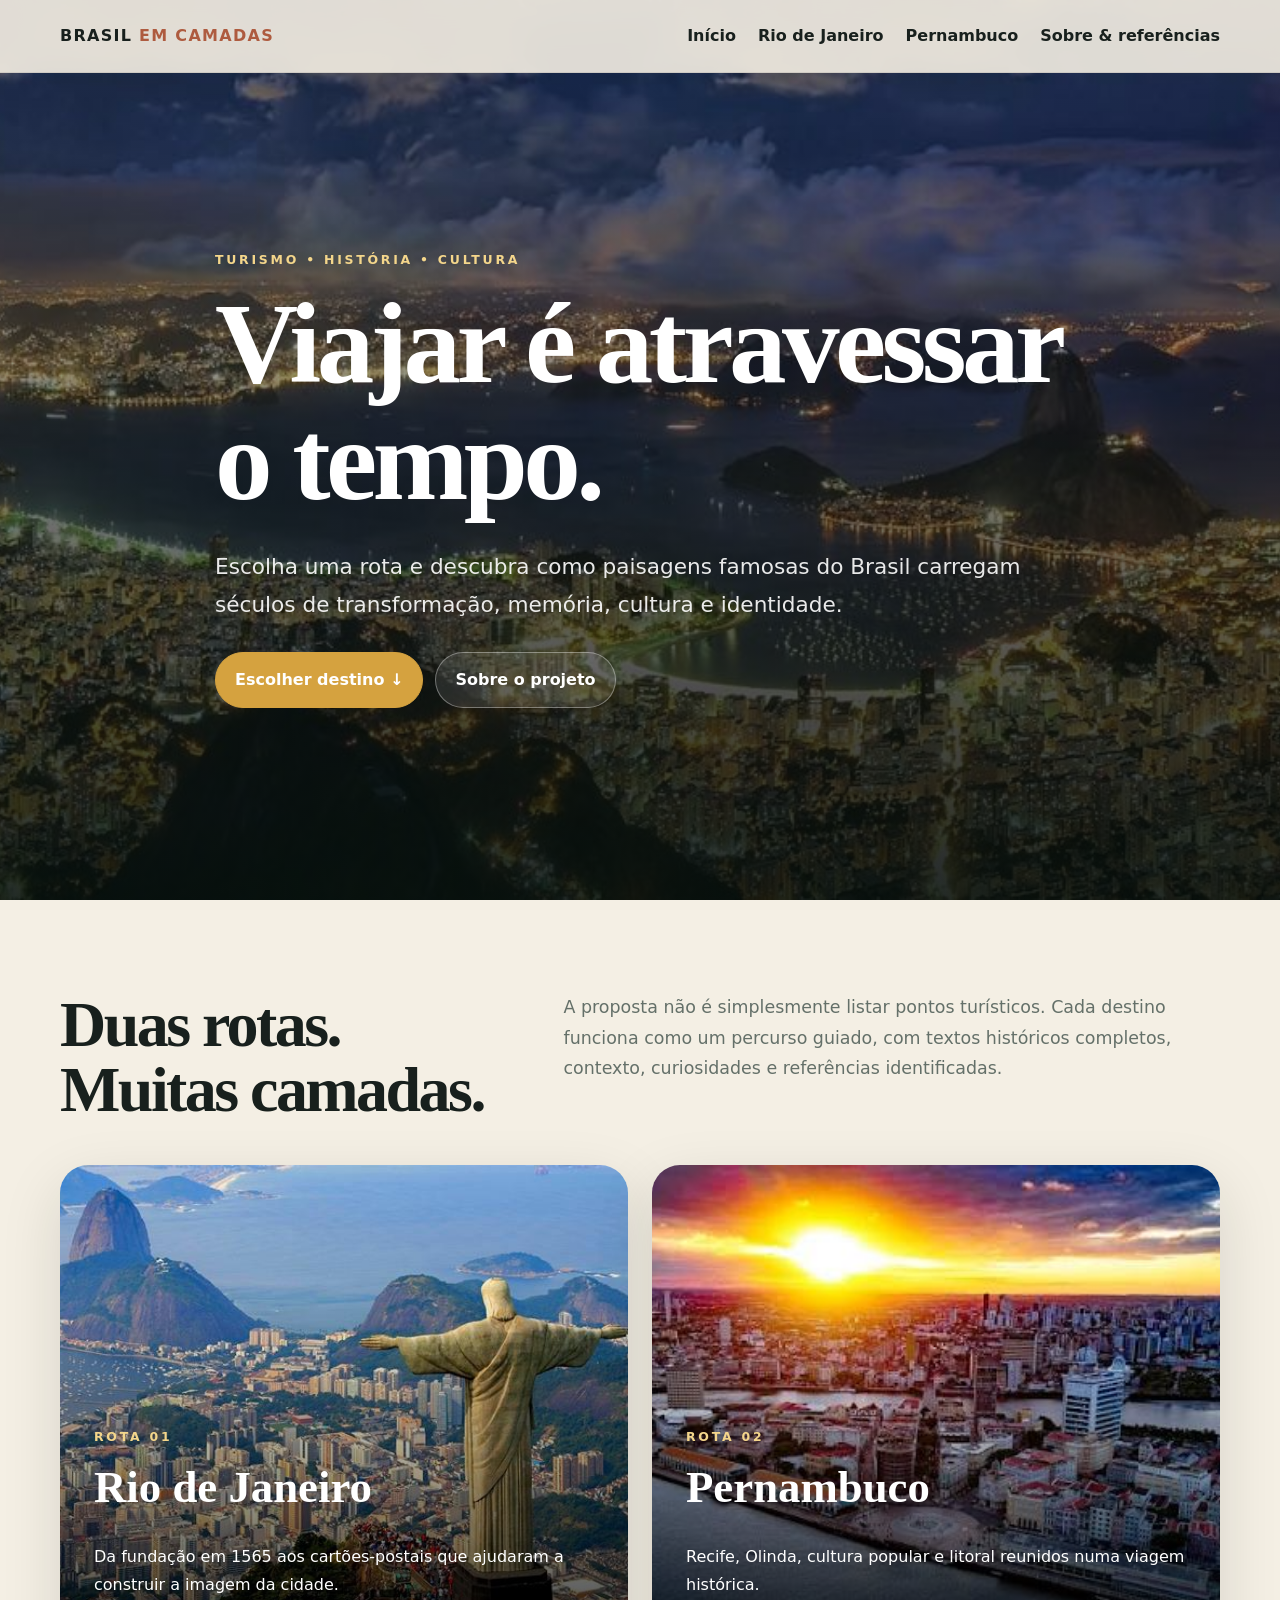
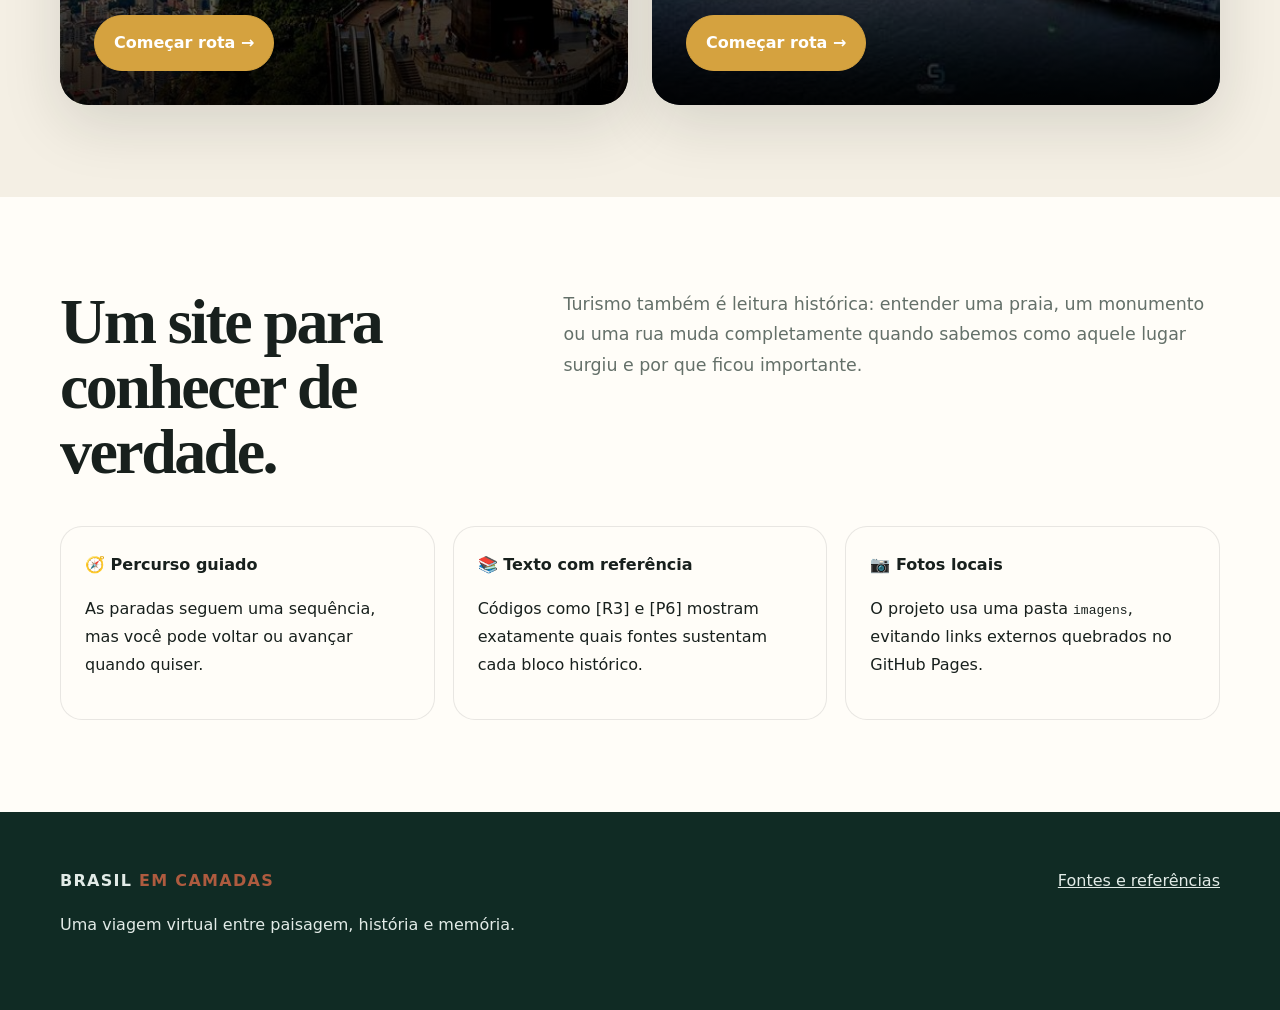
<file: index.html>
<!doctype html><html lang="pt-BR"><head><meta charset="utf-8"><meta name="viewport" content="width=device-width,initial-scale=1"><title>Brasil em Camadas</title><meta name="description" content="Turismo virtual histórico pelo Rio de Janeiro e Pernambuco"><link rel="stylesheet" href="style.css"></head><body>
<header class="topbar"><div class="container nav"><a class="brand" href="index.html">Brasil <span>em Camadas</span></a><button class="menu-btn" aria-label="Abrir menu">☰</button><nav class="navlinks"><a href="index.html">Início</a><a href="rio.html">Rio de Janeiro</a><a href="pernambuco.html">Pernambuco</a><a href="sobre.html">Sobre & referências</a></nav></div></header>
<main><section class="hero hero-home"><div class="container hero-content reveal"><div class="eyebrow">Turismo • História • Cultura</div><h1>Viajar é atravessar o tempo.</h1><p>Escolha uma rota e descubra como paisagens famosas do Brasil carregam séculos de transformação, memória, cultura e identidade.</p><div class="hero-actions"><a class="btn primary" href="#destinos">Escolher destino ↓</a><a class="btn ghost" href="sobre.html">Sobre o projeto</a></div></div></section>
<section class="section" id="destinos"><div class="container"><div class="section-head reveal"><h2>Duas rotas.<br>Muitas camadas.</h2><p>A proposta não é simplesmente listar pontos turísticos. Cada destino funciona como um percurso guiado, com textos históricos completos, contexto, curiosidades e referências identificadas.</p></div><div class="destinations"><a class="destination-card rio reveal" href="rio.html"><div class="inside"><div class="eyebrow">Rota 01</div><h3>Rio de Janeiro</h3><p>Da fundação em 1565 aos cartões-postais que ajudaram a construir a imagem da cidade.</p><span class="btn primary">Começar rota →</span></div></a><a class="destination-card pe reveal" href="pernambuco.html"><div class="inside"><div class="eyebrow">Rota 02</div><h3>Pernambuco</h3><p>Recife, Olinda, cultura popular e litoral reunidos numa viagem histórica.</p><span class="btn primary">Começar rota →</span></div></a></div></div></section>
<section class="section alt"><div class="container"><div class="section-head reveal"><h2>Um site para conhecer de verdade.</h2><p>Turismo também é leitura histórica: entender uma praia, um monumento ou uma rua muda completamente quando sabemos como aquele lugar surgiu e por que ficou importante.</p></div><div class="quick-grid"><div class="quick-card reveal"><b>🧭 Percurso guiado</b><p>As paradas seguem uma sequência, mas você pode voltar ou avançar quando quiser.</p></div><div class="quick-card reveal"><b>📚 Texto com referência</b><p>Códigos como [R3] e [P6] mostram exatamente quais fontes sustentam cada bloco histórico.</p></div><div class="quick-card reveal"><b>📷 Fotos locais</b><p>O projeto usa uma pasta <code>imagens</code>, evitando links externos quebrados no GitHub Pages.</p></div></div></div></section></main>
<footer class="footer"><div class="container footer-grid"><div><div class="brand">Brasil <span>em Camadas</span></div><p>Uma viagem virtual entre paisagem, história e memória.</p></div><a href="sobre.html">Fontes e referências</a></div></footer><script src="script.js"></script></body></html>
</file>
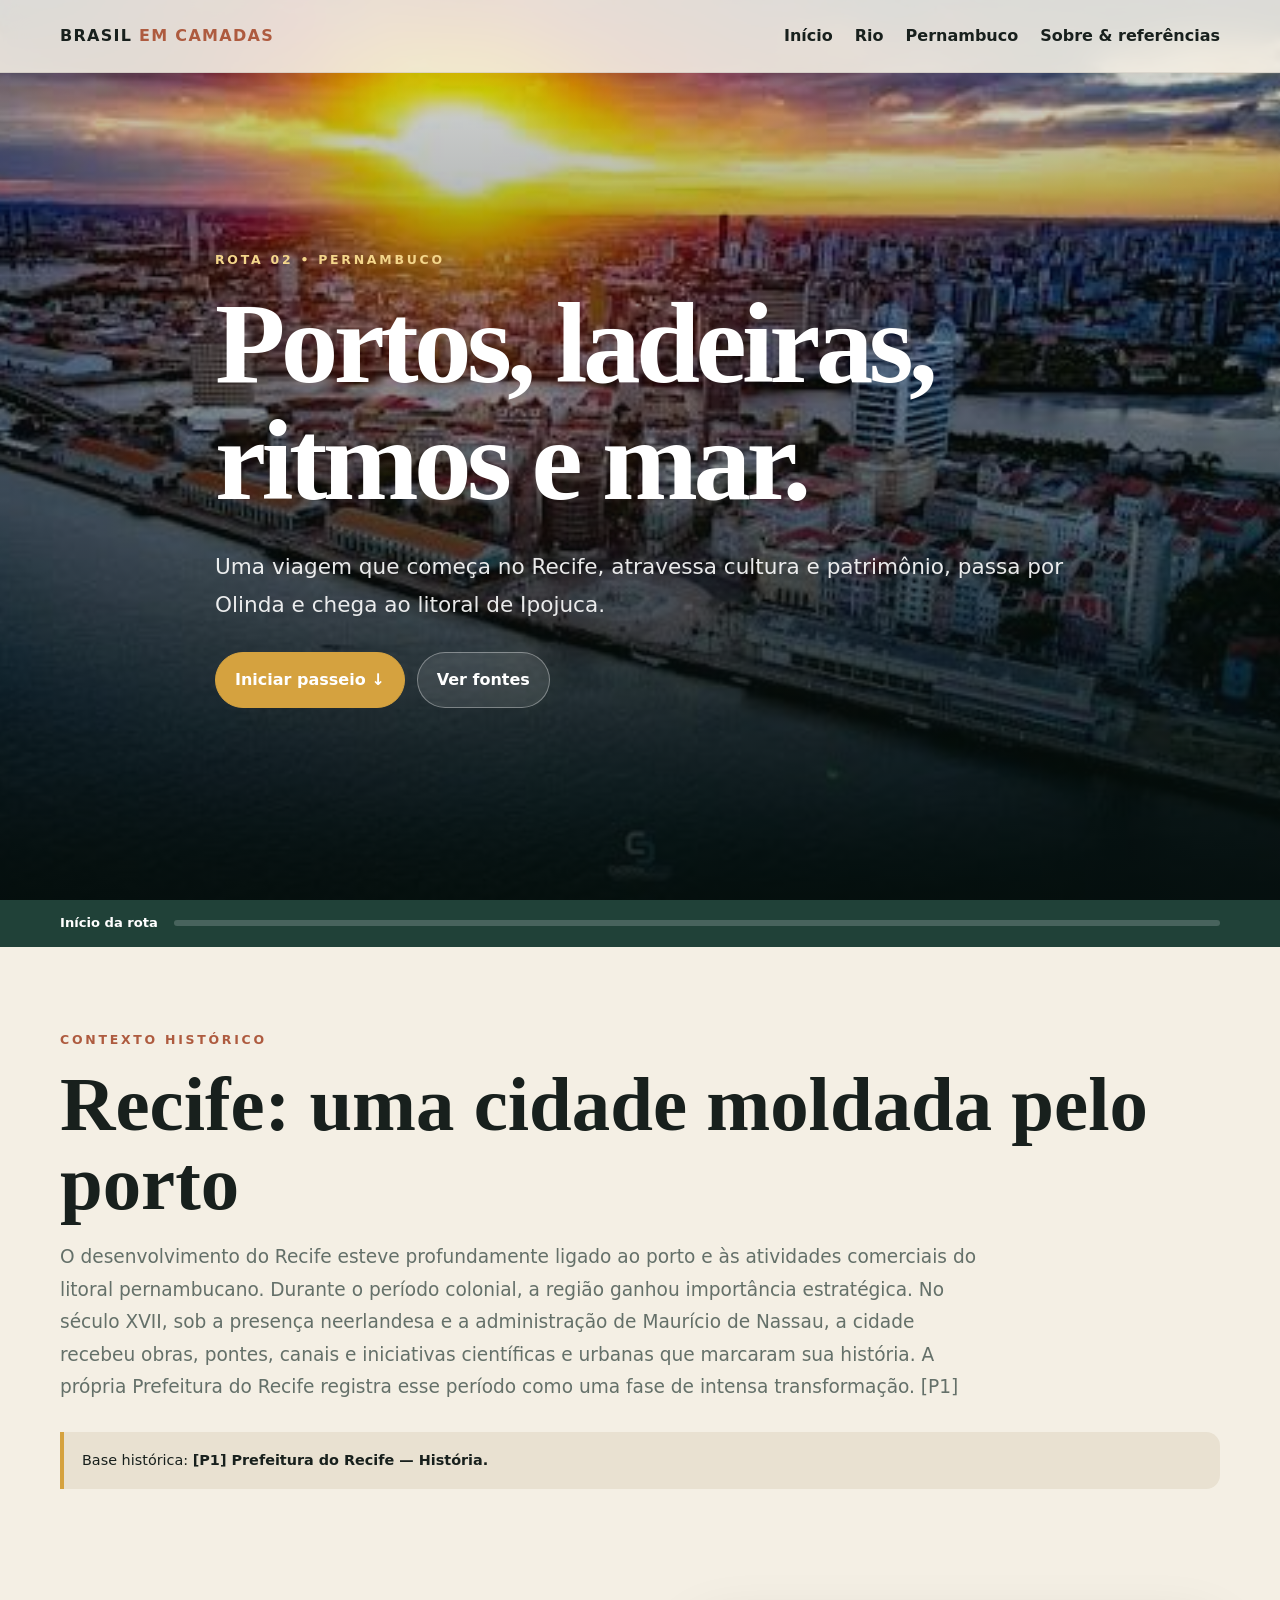
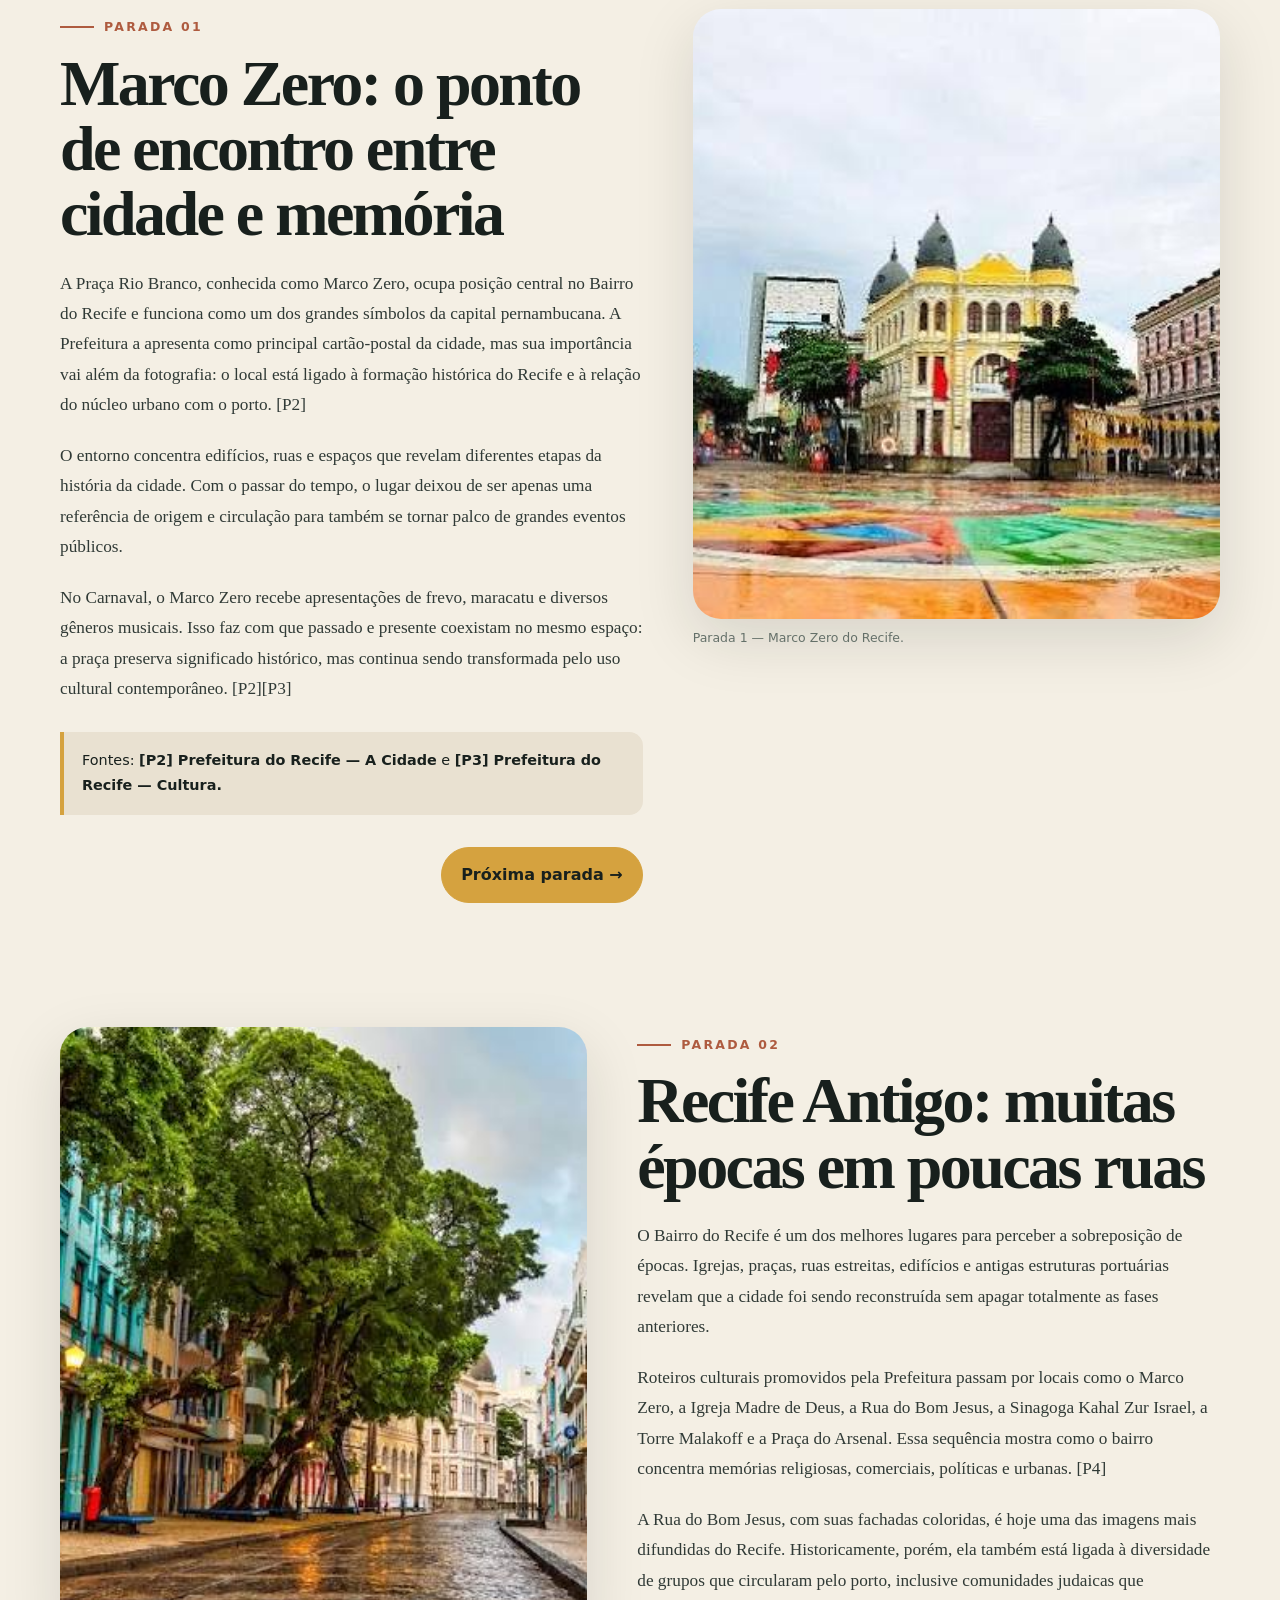
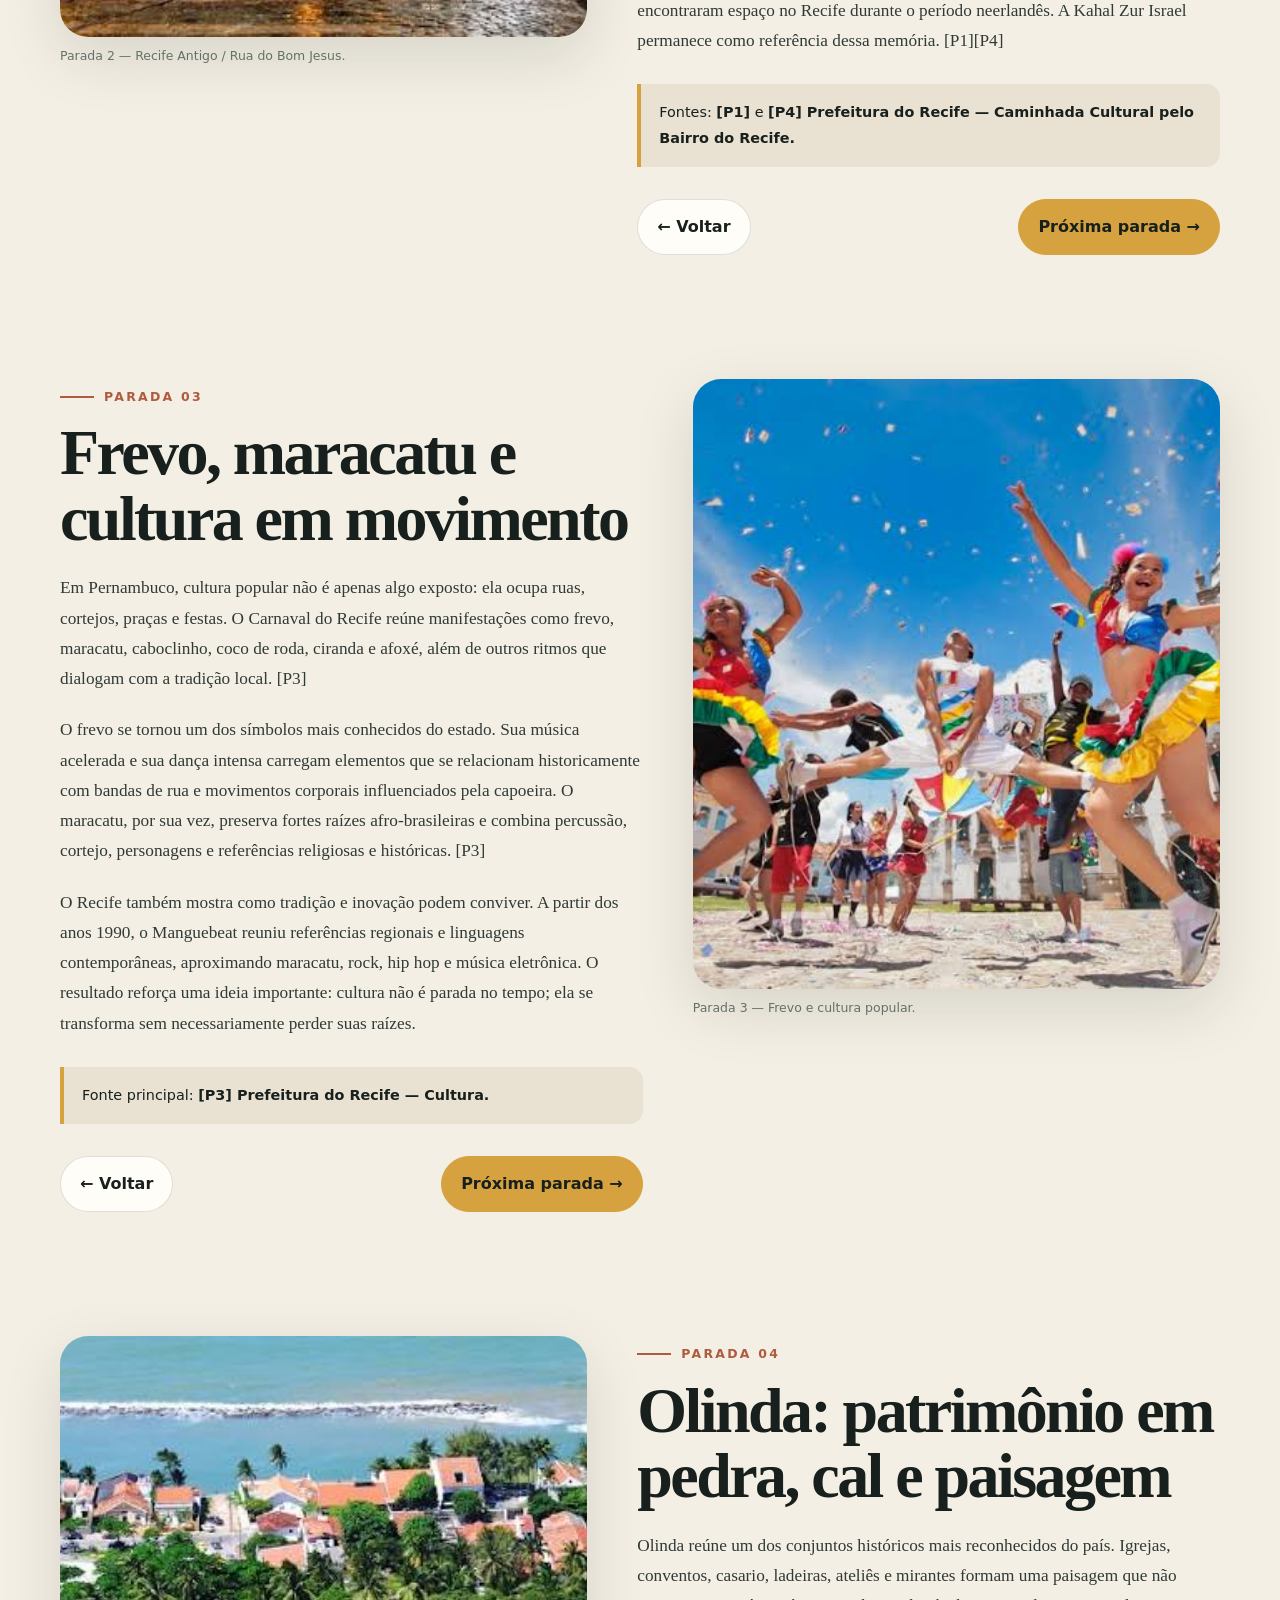
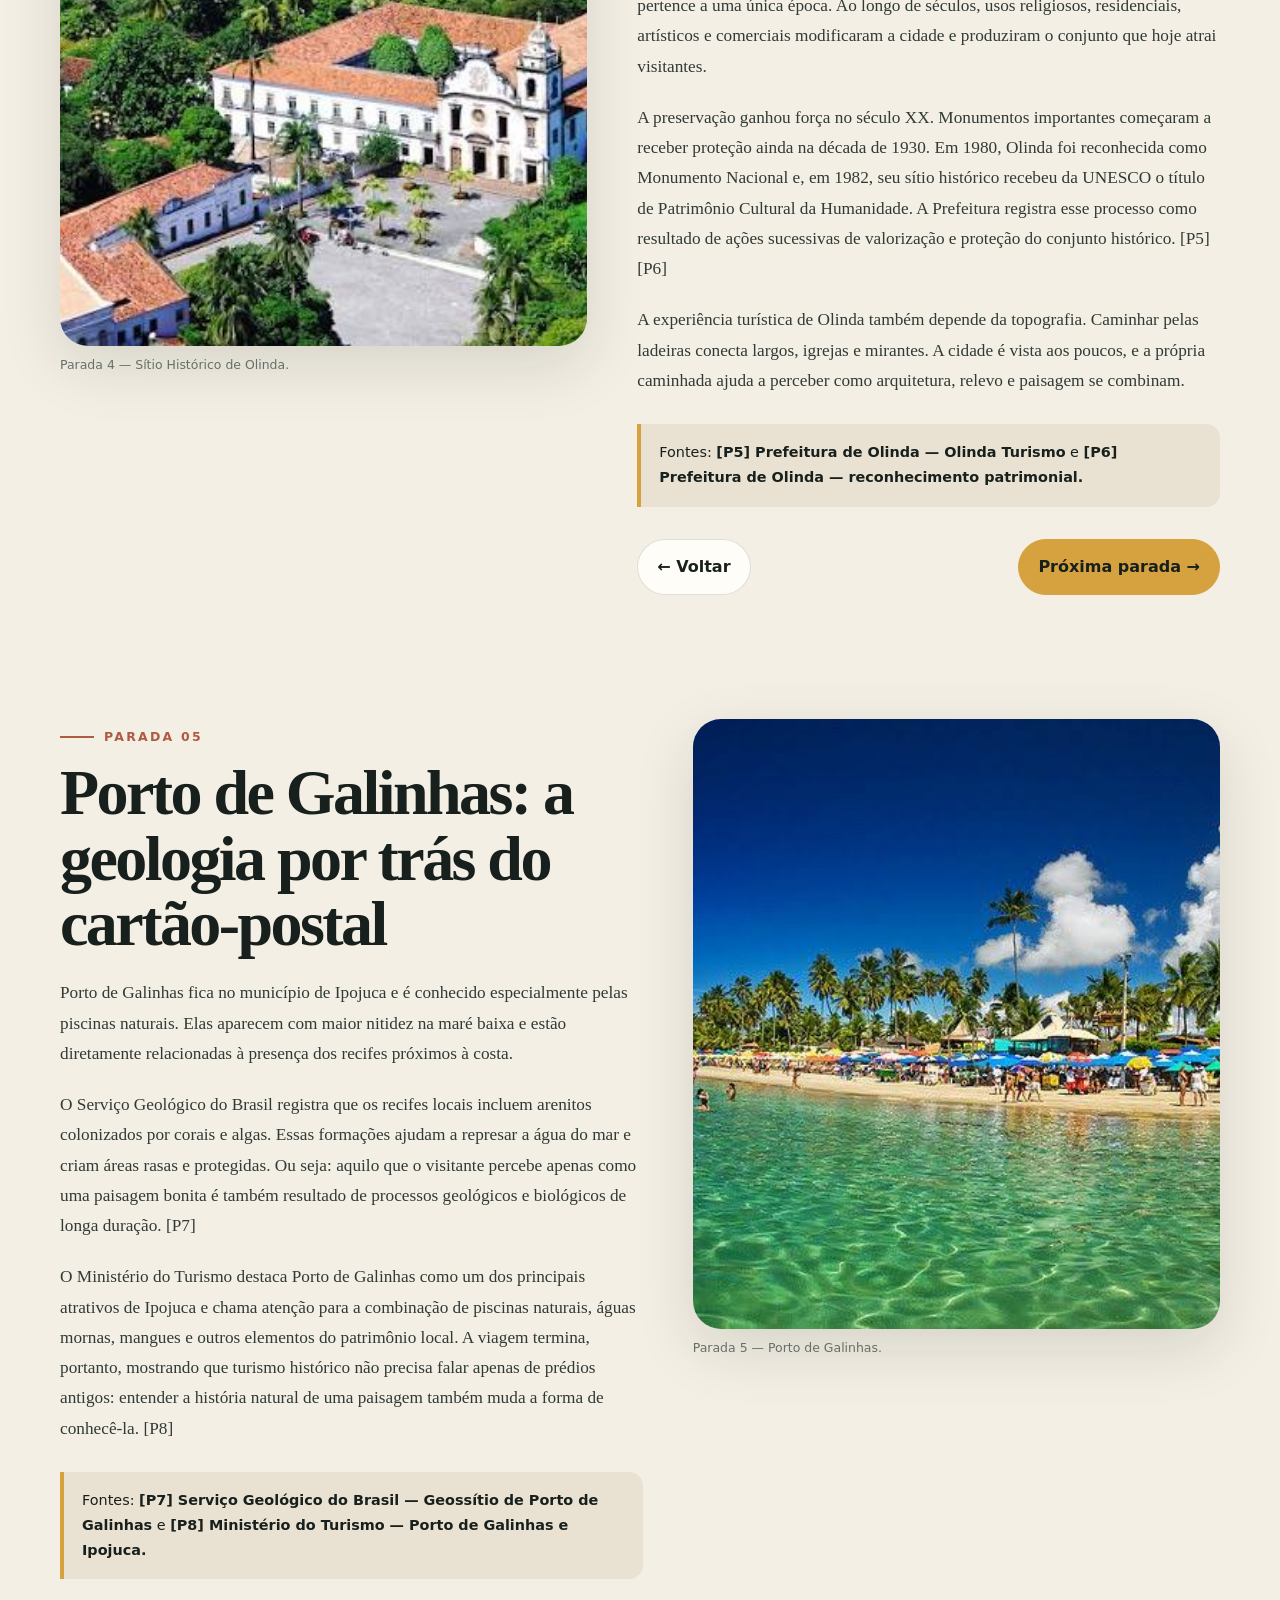
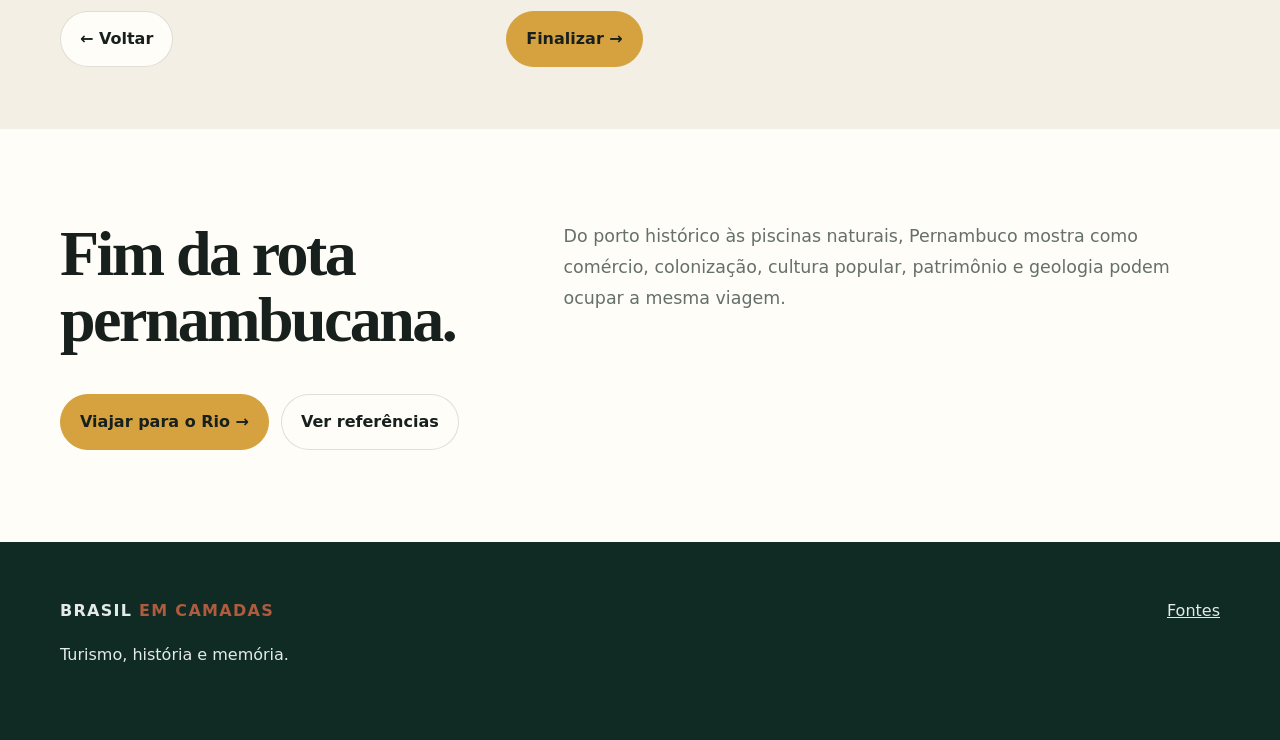
<file: pernambuco.html>
<!doctype html><html lang="pt-BR"><head><meta charset="utf-8"><meta name="viewport" content="width=device-width,initial-scale=1"><title>Pernambuco — Brasil em Camadas</title><link rel="stylesheet" href="style.css"></head><body>
<header class="topbar"><div class="container nav"><a class="brand" href="index.html">Brasil <span>em Camadas</span></a><button class="menu-btn">☰</button><nav class="navlinks"><a href="index.html">Início</a><a href="rio.html">Rio</a><a href="pernambuco.html">Pernambuco</a><a href="sobre.html">Sobre & referências</a></nav></div></header>
<section class="hero hero-pe"><div class="container hero-content reveal"><div class="eyebrow">Rota 02 • Pernambuco</div><h1>Portos, ladeiras, ritmos e mar.</h1><p>Uma viagem que começa no Recife, atravessa cultura e patrimônio, passa por Olinda e chega ao litoral de Ipojuca.</p><div class="hero-actions"><a class="btn primary" href="#origem">Iniciar passeio ↓</a><a class="btn ghost" href="sobre.html#referencias-pe">Ver fontes</a></div></div></section><div class="routebar"><div class="container routebar-inner"><span class="route-label">Início da rota</span><div class="progress-track"><div class="progress-fill"></div></div></div></div>
<main id="origem"><section class="route-intro"><div class="container"><div class="eyebrow" style="color:var(--terracotta)">Contexto histórico</div><h2>Recife: uma cidade moldada pelo porto</h2><p class="lead">O desenvolvimento do Recife esteve profundamente ligado ao porto e às atividades comerciais do litoral pernambucano. Durante o período colonial, a região ganhou importância estratégica. No século XVII, sob a presença neerlandesa e a administração de Maurício de Nassau, a cidade recebeu obras, pontes, canais e iniciativas científicas e urbanas que marcaram sua história. A própria Prefeitura do Recife registra esse período como uma fase de intensa transformação. [P1]</p><div class="source-note">Base histórica: <b>[P1] Prefeitura do Recife — História.</b></div></div></section>
<section class="stop" id="marco" data-stop="1"><div class="container stop-grid"><figure class="media reveal"><img src="imagens/marco-zero.jpg" alt="Marco Zero"><figcaption>Parada 1 — Marco Zero do Recife.</figcaption></figure><div class="story reveal"><span class="stop-number">Parada 01</span><h2 class="story-title">Marco Zero: o ponto de encontro entre cidade e memória</h2><p>A Praça Rio Branco, conhecida como Marco Zero, ocupa posição central no Bairro do Recife e funciona como um dos grandes símbolos da capital pernambucana. A Prefeitura a apresenta como principal cartão-postal da cidade, mas sua importância vai além da fotografia: o local está ligado à formação histórica do Recife e à relação do núcleo urbano com o porto. [P2]</p><p>O entorno concentra edifícios, ruas e espaços que revelam diferentes etapas da história da cidade. Com o passar do tempo, o lugar deixou de ser apenas uma referência de origem e circulação para também se tornar palco de grandes eventos públicos.</p><p>No Carnaval, o Marco Zero recebe apresentações de frevo, maracatu e diversos gêneros musicais. Isso faz com que passado e presente coexistam no mesmo espaço: a praça preserva significado histórico, mas continua sendo transformada pelo uso cultural contemporâneo. [P2][P3]</p><div class="source-note">Fontes: <b>[P2] Prefeitura do Recife — A Cidade</b> e <b>[P3] Prefeitura do Recife — Cultura.</b></div><div class="next-row"><span></span><a class="btn primary" href="#antigo">Próxima parada →</a></div></div></div></section>
<section class="stop" id="antigo" data-stop="2"><div class="container stop-grid"><figure class="media reveal"><img src="imagens/recife-antigo.jpg" alt="Recife Antigo"><figcaption>Parada 2 — Recife Antigo / Rua do Bom Jesus.</figcaption></figure><div class="story reveal"><span class="stop-number">Parada 02</span><h2 class="story-title">Recife Antigo: muitas épocas em poucas ruas</h2><p>O Bairro do Recife é um dos melhores lugares para perceber a sobreposição de épocas. Igrejas, praças, ruas estreitas, edifícios e antigas estruturas portuárias revelam que a cidade foi sendo reconstruída sem apagar totalmente as fases anteriores.</p><p>Roteiros culturais promovidos pela Prefeitura passam por locais como o Marco Zero, a Igreja Madre de Deus, a Rua do Bom Jesus, a Sinagoga Kahal Zur Israel, a Torre Malakoff e a Praça do Arsenal. Essa sequência mostra como o bairro concentra memórias religiosas, comerciais, políticas e urbanas. [P4]</p><p>A Rua do Bom Jesus, com suas fachadas coloridas, é hoje uma das imagens mais difundidas do Recife. Historicamente, porém, ela também está ligada à diversidade de grupos que circularam pelo porto, inclusive comunidades judaicas que encontraram espaço no Recife durante o período neerlandês. A Kahal Zur Israel permanece como referência dessa memória. [P1][P4]</p><div class="source-note">Fontes: <b>[P1]</b> e <b>[P4] Prefeitura do Recife — Caminhada Cultural pelo Bairro do Recife.</b></div><div class="next-row"><a class="btn" href="#marco">← Voltar</a><a class="btn primary" href="#cultura">Próxima parada →</a></div></div></div></section>
<section class="stop" id="cultura" data-stop="3"><div class="container stop-grid"><figure class="media reveal"><img src="imagens/frevo-recife.jpg" alt="Frevo"><figcaption>Parada 3 — Frevo e cultura popular.</figcaption></figure><div class="story reveal"><span class="stop-number">Parada 03</span><h2 class="story-title">Frevo, maracatu e cultura em movimento</h2><p>Em Pernambuco, cultura popular não é apenas algo exposto: ela ocupa ruas, cortejos, praças e festas. O Carnaval do Recife reúne manifestações como frevo, maracatu, caboclinho, coco de roda, ciranda e afoxé, além de outros ritmos que dialogam com a tradição local. [P3]</p><p>O frevo se tornou um dos símbolos mais conhecidos do estado. Sua música acelerada e sua dança intensa carregam elementos que se relacionam historicamente com bandas de rua e movimentos corporais influenciados pela capoeira. O maracatu, por sua vez, preserva fortes raízes afro-brasileiras e combina percussão, cortejo, personagens e referências religiosas e históricas. [P3]</p><p>O Recife também mostra como tradição e inovação podem conviver. A partir dos anos 1990, o Manguebeat reuniu referências regionais e linguagens contemporâneas, aproximando maracatu, rock, hip hop e música eletrônica. O resultado reforça uma ideia importante: cultura não é parada no tempo; ela se transforma sem necessariamente perder suas raízes.</p><div class="source-note">Fonte principal: <b>[P3] Prefeitura do Recife — Cultura.</b></div><div class="next-row"><a class="btn" href="#antigo">← Voltar</a><a class="btn primary" href="#olinda">Próxima parada →</a></div></div></div></section>
<section class="stop" id="olinda" data-stop="4"><div class="container stop-grid"><figure class="media reveal"><img src="imagens/olinda.jpg" alt="Olinda"><figcaption>Parada 4 — Sítio Histórico de Olinda.</figcaption></figure><div class="story reveal"><span class="stop-number">Parada 04</span><h2 class="story-title">Olinda: patrimônio em pedra, cal e paisagem</h2><p>Olinda reúne um dos conjuntos históricos mais reconhecidos do país. Igrejas, conventos, casario, ladeiras, ateliês e mirantes formam uma paisagem que não pertence a uma única época. Ao longo de séculos, usos religiosos, residenciais, artísticos e comerciais modificaram a cidade e produziram o conjunto que hoje atrai visitantes.</p><p>A preservação ganhou força no século XX. Monumentos importantes começaram a receber proteção ainda na década de 1930. Em 1980, Olinda foi reconhecida como Monumento Nacional e, em 1982, seu sítio histórico recebeu da UNESCO o título de Patrimônio Cultural da Humanidade. A Prefeitura registra esse processo como resultado de ações sucessivas de valorização e proteção do conjunto histórico. [P5][P6]</p><p>A experiência turística de Olinda também depende da topografia. Caminhar pelas ladeiras conecta largos, igrejas e mirantes. A cidade é vista aos poucos, e a própria caminhada ajuda a perceber como arquitetura, relevo e paisagem se combinam.</p><div class="source-note">Fontes: <b>[P5] Prefeitura de Olinda — Olinda Turismo</b> e <b>[P6] Prefeitura de Olinda — reconhecimento patrimonial.</b></div><div class="next-row"><a class="btn" href="#cultura">← Voltar</a><a class="btn primary" href="#porto">Próxima parada →</a></div></div></div></section>
<section class="stop" id="porto" data-stop="5"><div class="container stop-grid"><figure class="media reveal"><img src="imagens/porto-de-galinhas.jpg" alt="Porto de Galinhas"><figcaption>Parada 5 — Porto de Galinhas.</figcaption></figure><div class="story reveal"><span class="stop-number">Parada 05</span><h2 class="story-title">Porto de Galinhas: a geologia por trás do cartão-postal</h2><p>Porto de Galinhas fica no município de Ipojuca e é conhecido especialmente pelas piscinas naturais. Elas aparecem com maior nitidez na maré baixa e estão diretamente relacionadas à presença dos recifes próximos à costa.</p><p>O Serviço Geológico do Brasil registra que os recifes locais incluem arenitos colonizados por corais e algas. Essas formações ajudam a represar a água do mar e criam áreas rasas e protegidas. Ou seja: aquilo que o visitante percebe apenas como uma paisagem bonita é também resultado de processos geológicos e biológicos de longa duração. [P7]</p><p>O Ministério do Turismo destaca Porto de Galinhas como um dos principais atrativos de Ipojuca e chama atenção para a combinação de piscinas naturais, águas mornas, mangues e outros elementos do patrimônio local. A viagem termina, portanto, mostrando que turismo histórico não precisa falar apenas de prédios antigos: entender a história natural de uma paisagem também muda a forma de conhecê-la. [P8]</p><div class="source-note">Fontes: <b>[P7] Serviço Geológico do Brasil — Geossítio de Porto de Galinhas</b> e <b>[P8] Ministério do Turismo — Porto de Galinhas e Ipojuca.</b></div><div class="next-row"><a class="btn" href="#olinda">← Voltar</a><a class="btn primary" href="#fim">Finalizar →</a></div></div></div></section>
<section class="section alt" id="fim"><div class="container"><div class="section-head"><h2>Fim da rota pernambucana.</h2><p>Do porto histórico às piscinas naturais, Pernambuco mostra como comércio, colonização, cultura popular, patrimônio e geologia podem ocupar a mesma viagem.</p></div><div class="hero-actions"><a class="btn primary" href="rio.html">Viajar para o Rio →</a><a class="btn" href="sobre.html#referencias-pe">Ver referências</a></div></div></section></main>
<footer class="footer"><div class="container footer-grid"><div><div class="brand">Brasil <span>em Camadas</span></div><p>Turismo, história e memória.</p></div><a href="sobre.html">Fontes</a></div></footer><script src="script.js"></script></body></html>
</file>
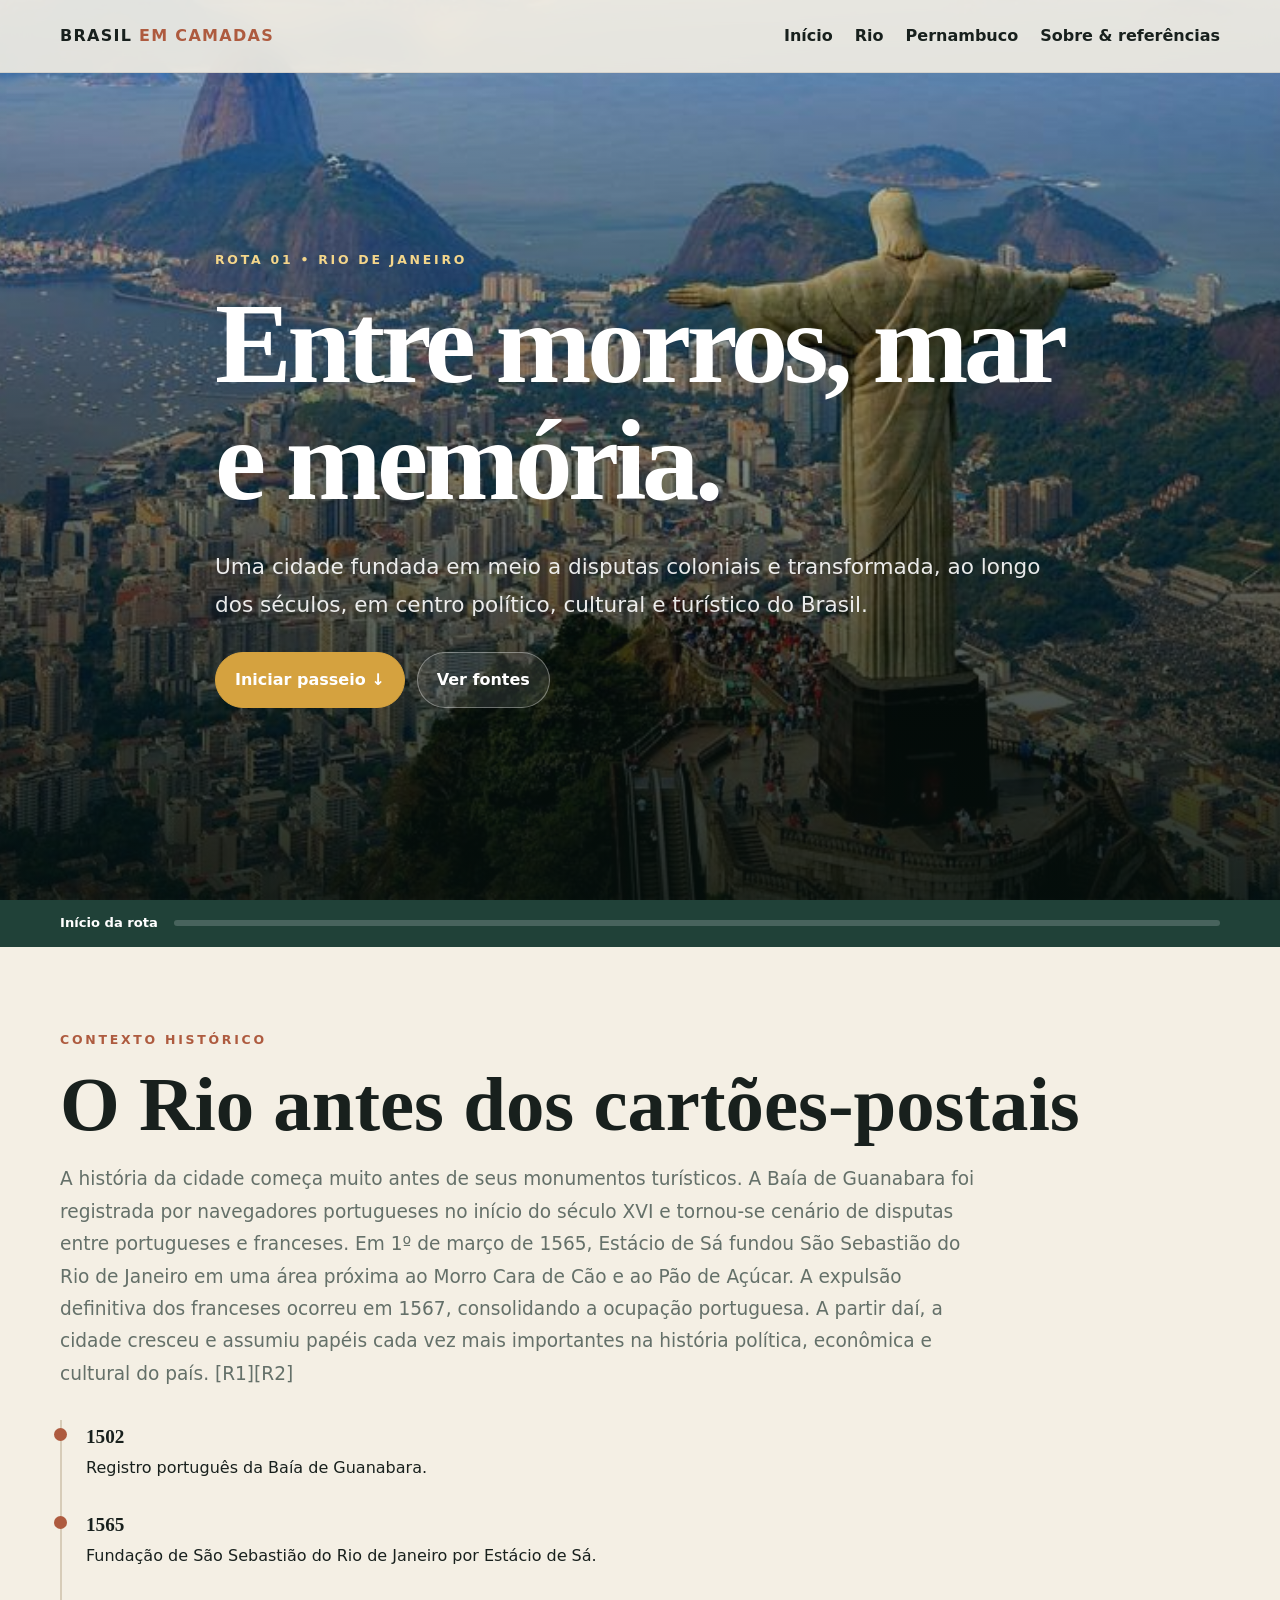
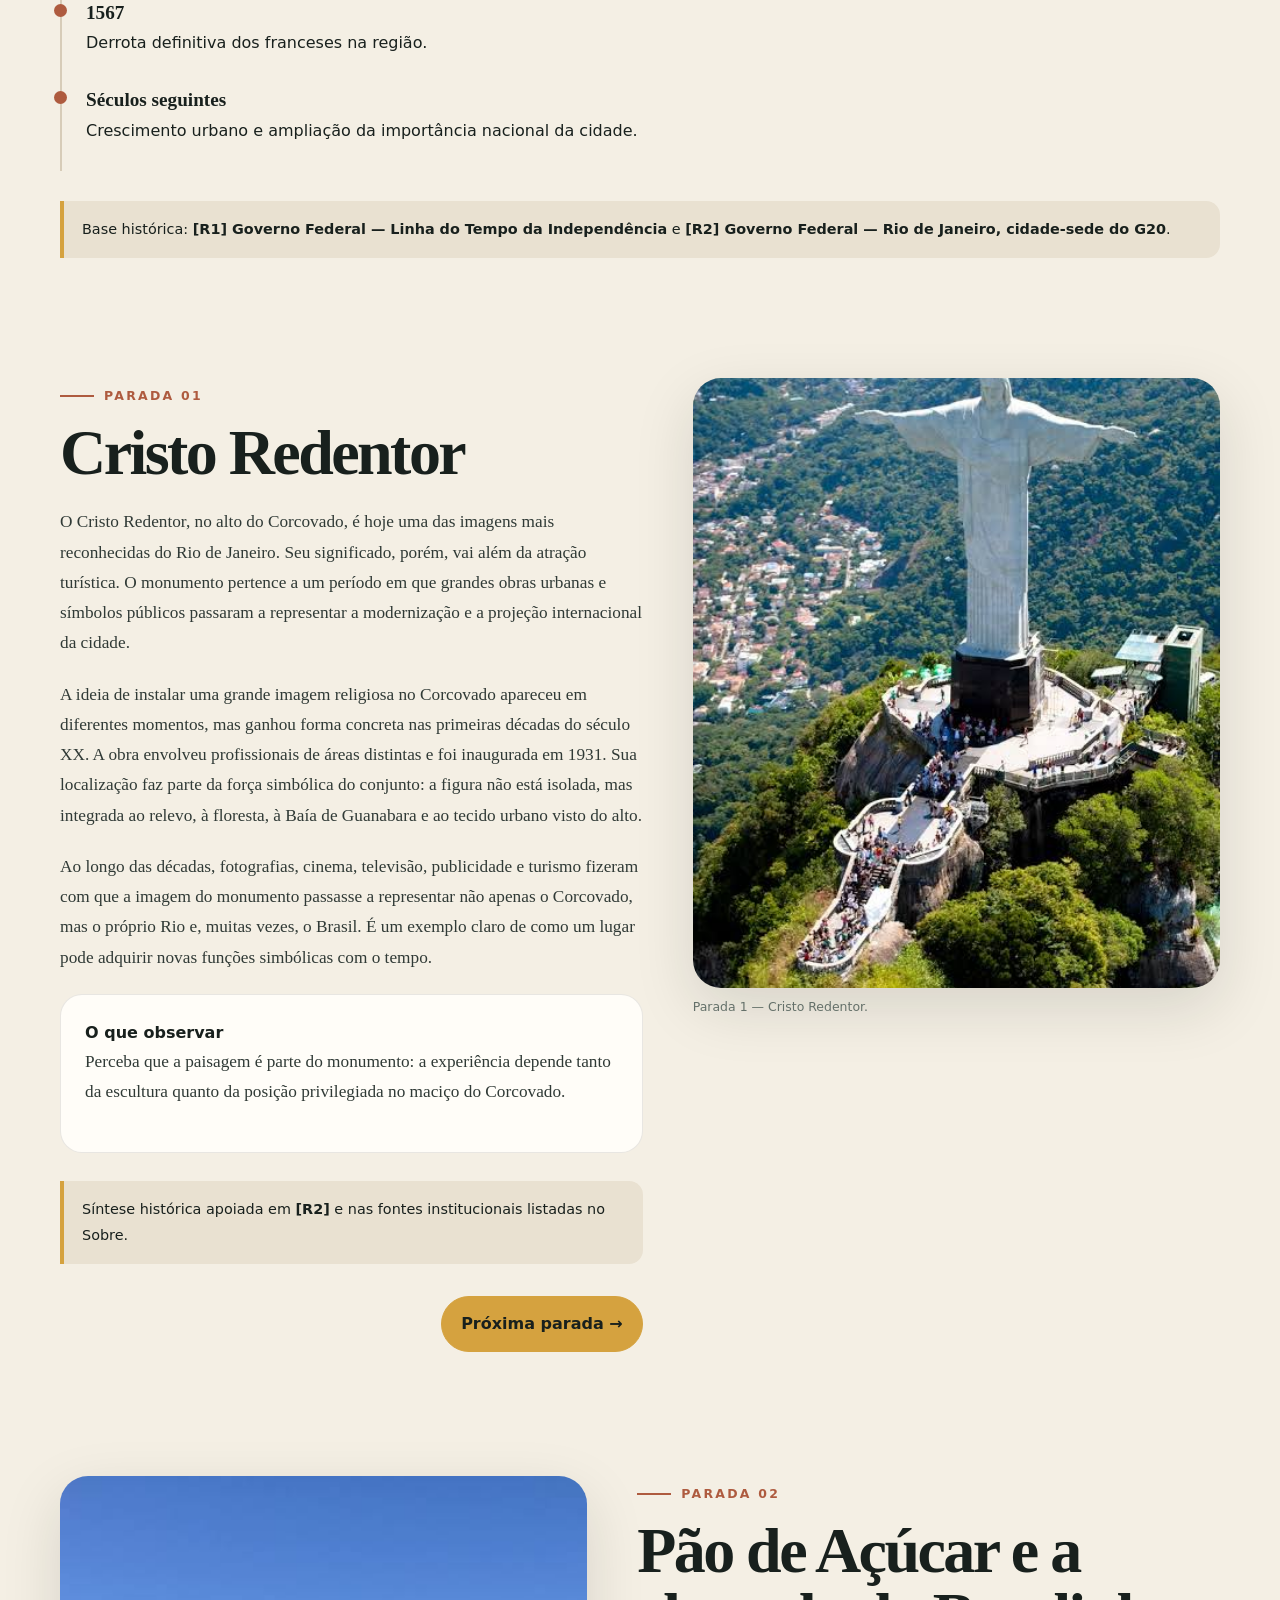
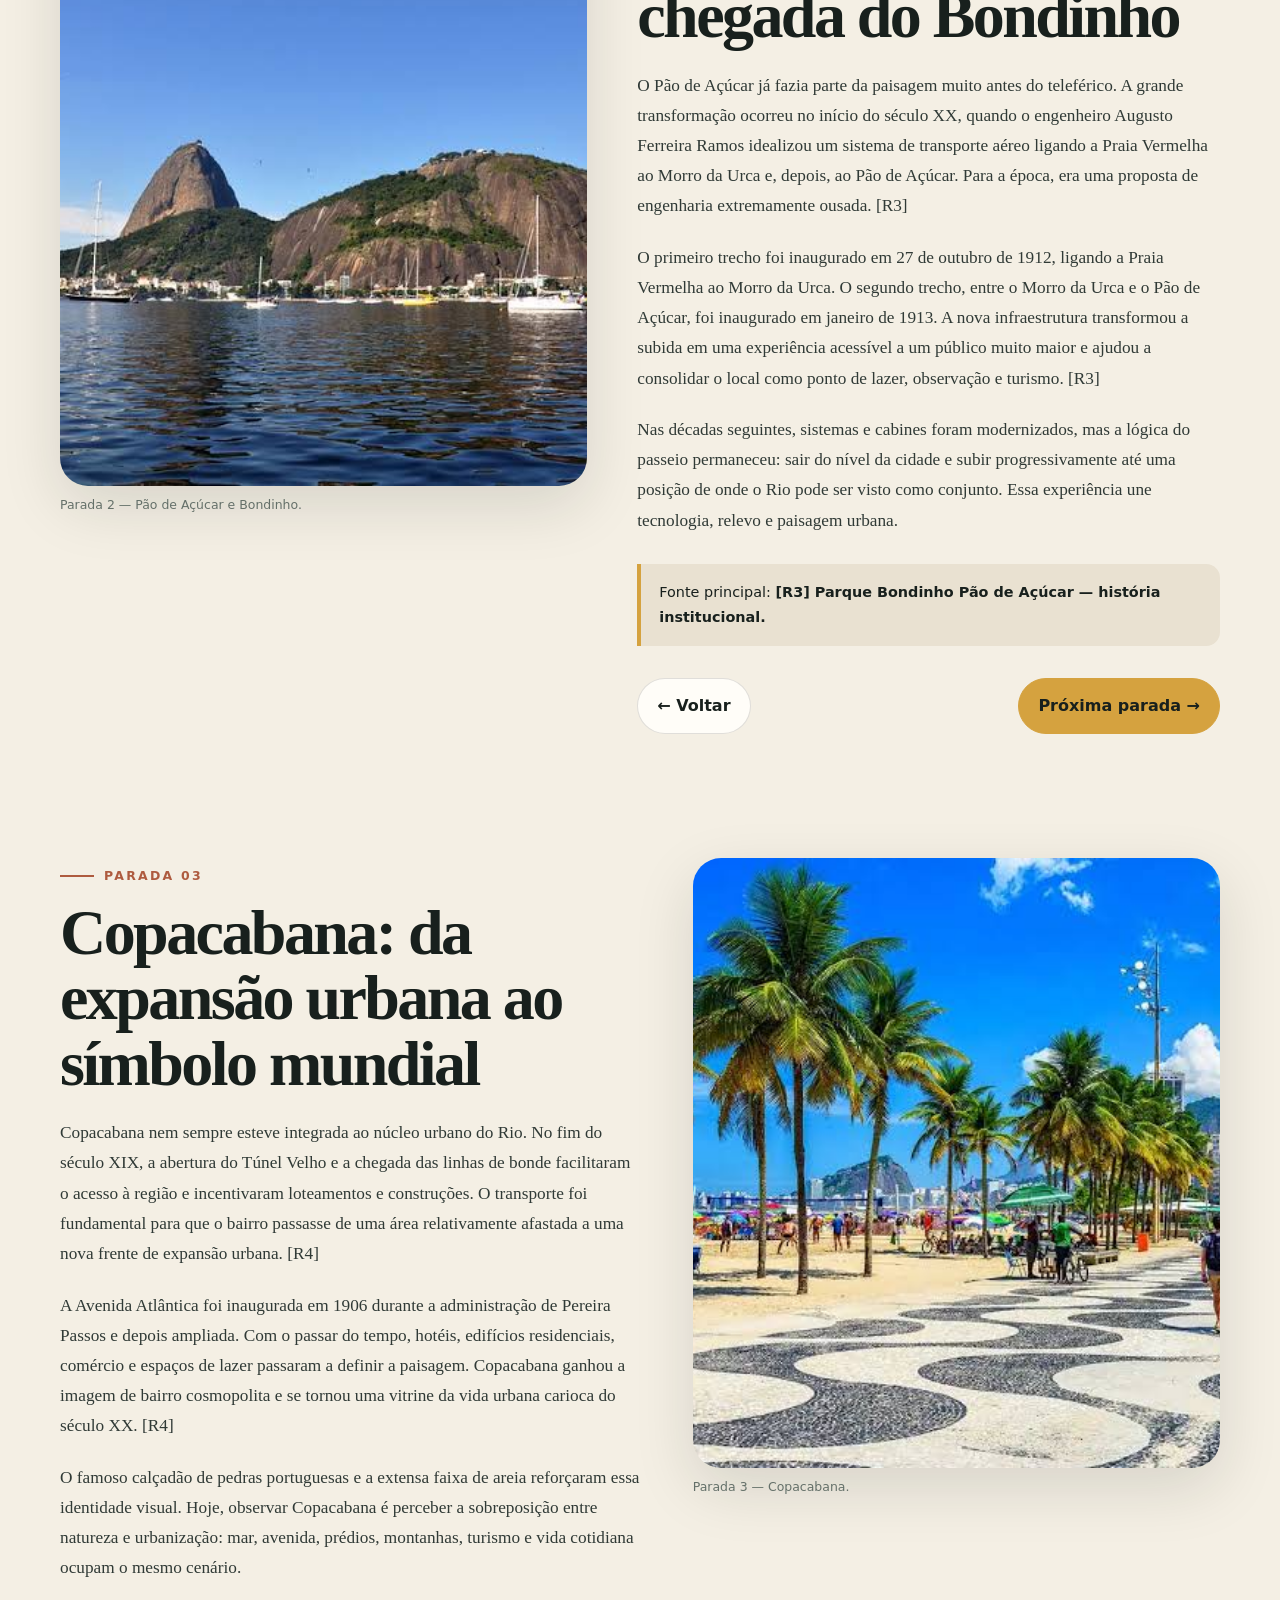
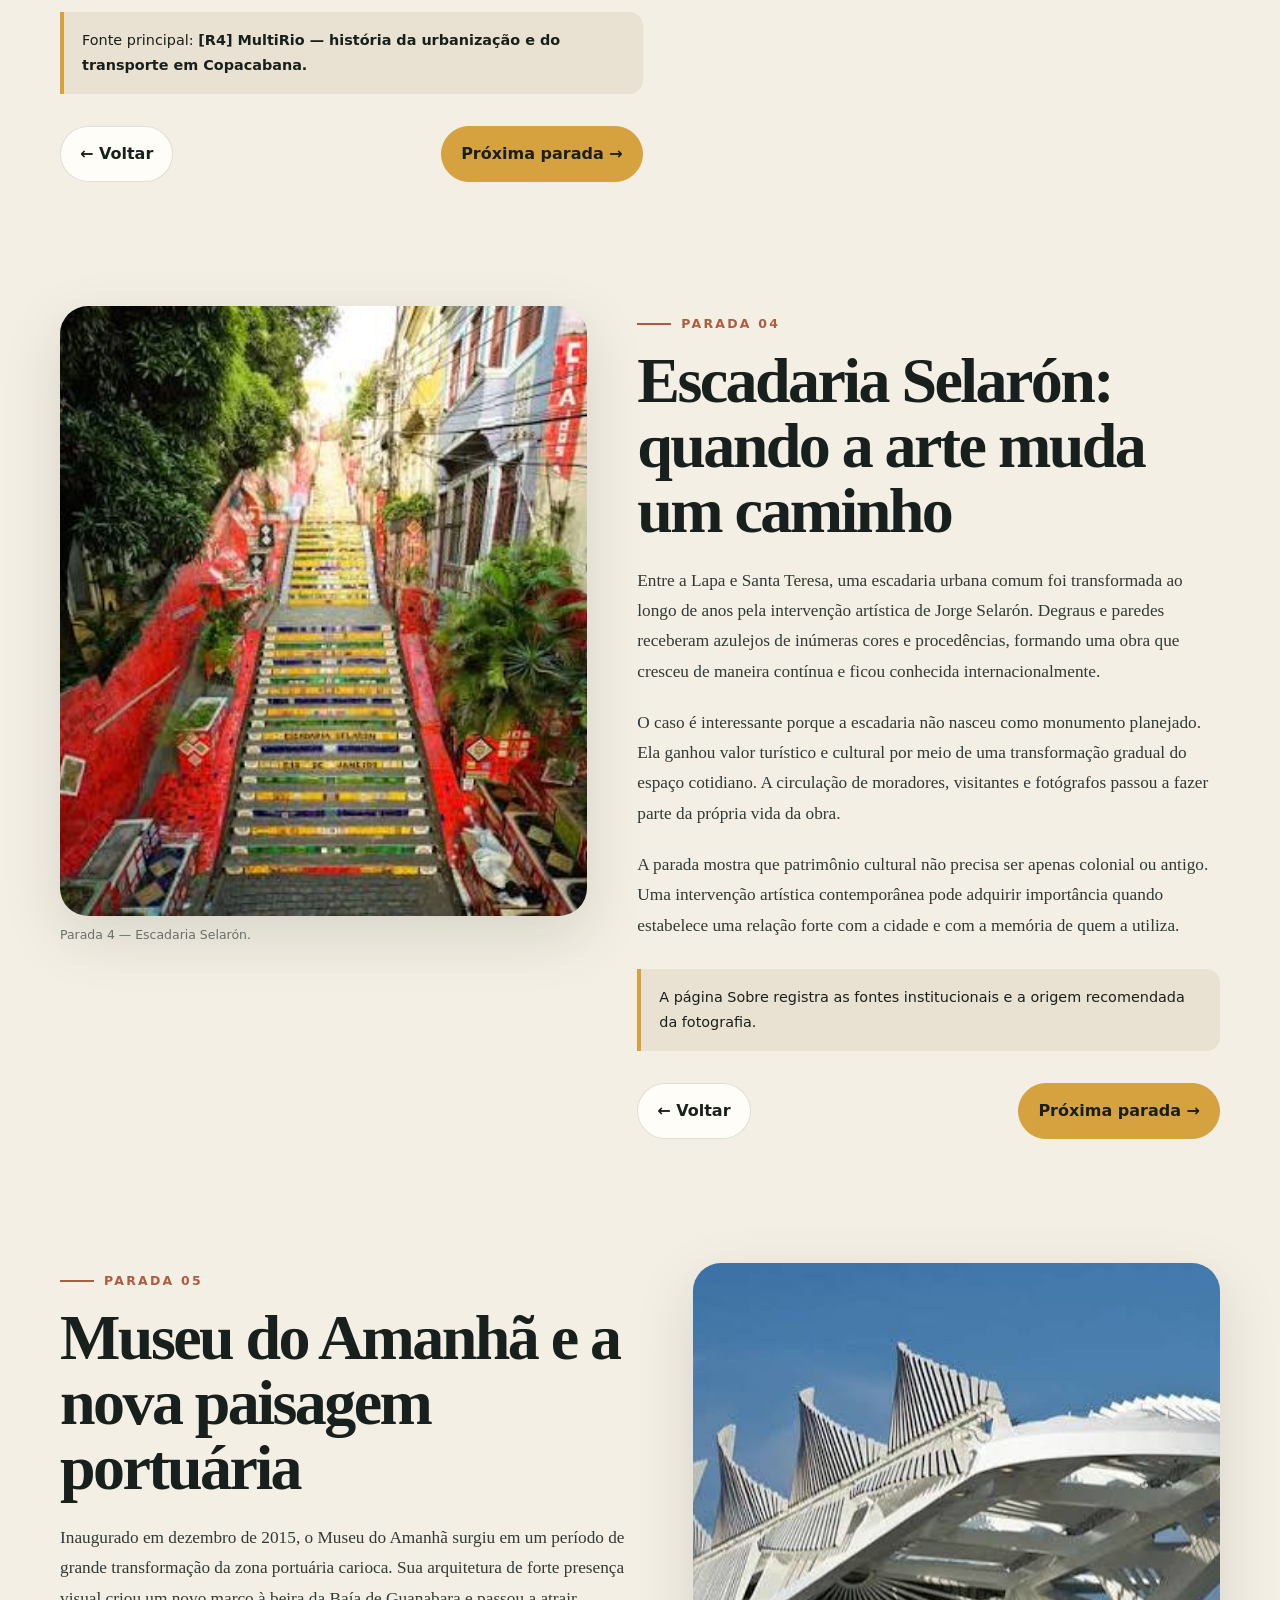
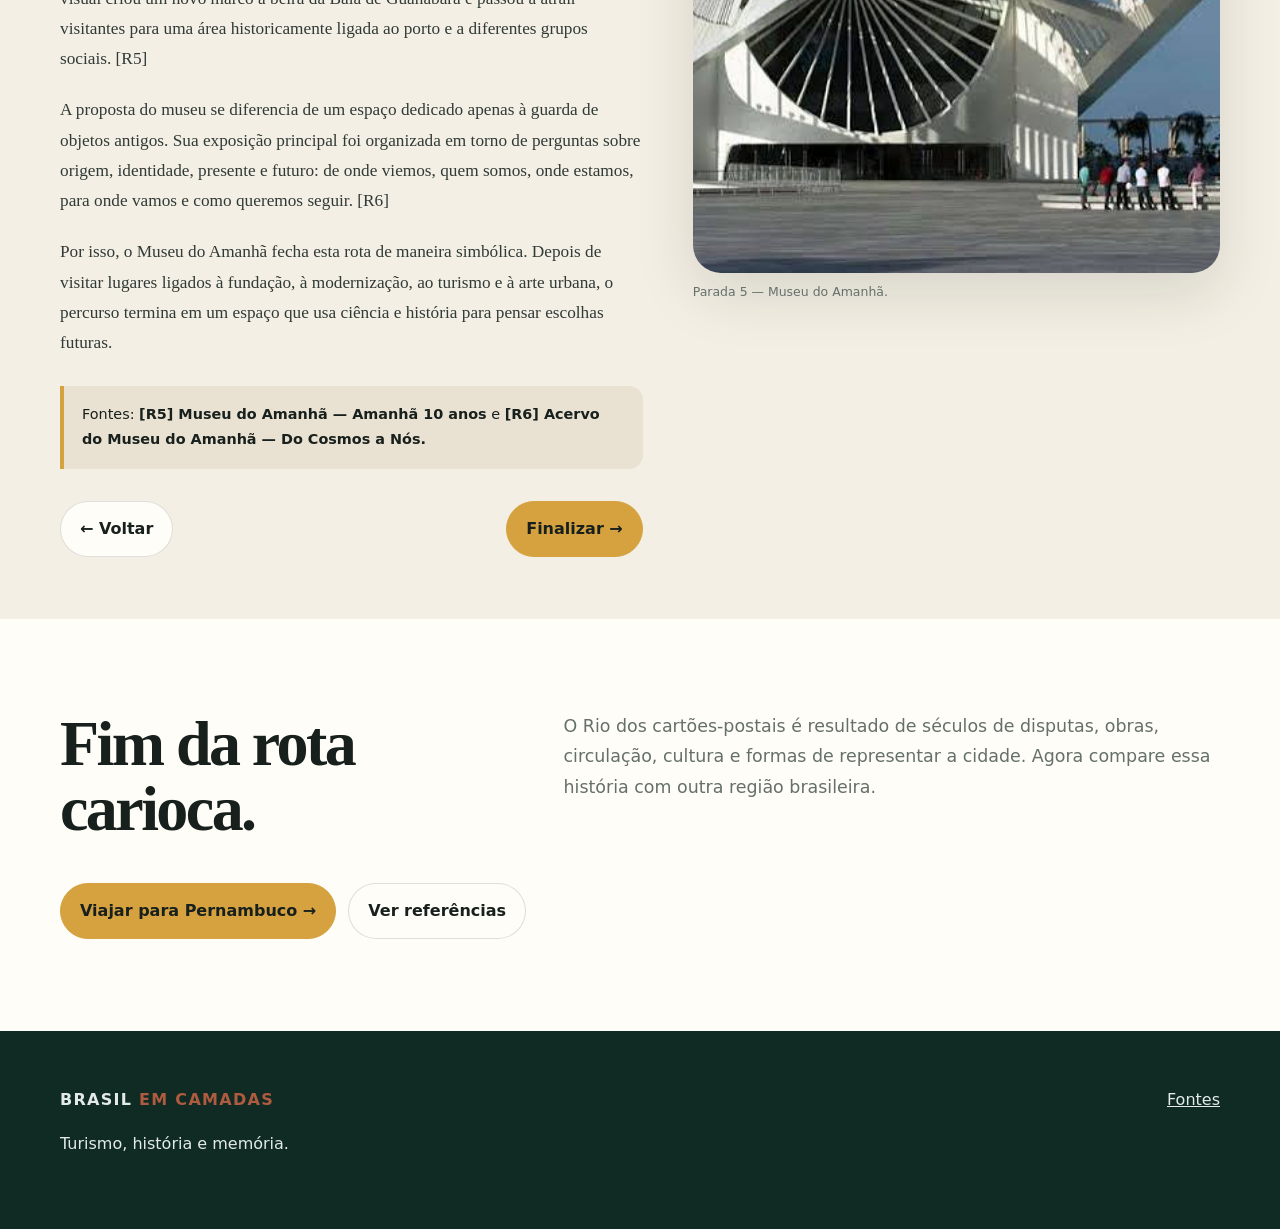
<file: rio.html>
<!doctype html><html lang="pt-BR"><head><meta charset="utf-8"><meta name="viewport" content="width=device-width,initial-scale=1"><title>Rio de Janeiro — Brasil em Camadas</title><link rel="stylesheet" href="style.css"></head><body>
<header class="topbar"><div class="container nav"><a class="brand" href="index.html">Brasil <span>em Camadas</span></a><button class="menu-btn">☰</button><nav class="navlinks"><a href="index.html">Início</a><a href="rio.html">Rio</a><a href="pernambuco.html">Pernambuco</a><a href="sobre.html">Sobre & referências</a></nav></div></header>
<section class="hero hero-rio"><div class="container hero-content reveal"><div class="eyebrow">Rota 01 • Rio de Janeiro</div><h1>Entre morros, mar e memória.</h1><p>Uma cidade fundada em meio a disputas coloniais e transformada, ao longo dos séculos, em centro político, cultural e turístico do Brasil.</p><div class="hero-actions"><a class="btn primary" href="#origem">Iniciar passeio ↓</a><a class="btn ghost" href="sobre.html#referencias-rio">Ver fontes</a></div></div></section><div class="routebar"><div class="container routebar-inner"><span class="route-label">Início da rota</span><div class="progress-track"><div class="progress-fill"></div></div></div></div>
<main id="origem"><section class="route-intro"><div class="container"><div class="eyebrow" style="color:var(--terracotta)">Contexto histórico</div><h2>O Rio antes dos cartões-postais</h2><p class="lead">A história da cidade começa muito antes de seus monumentos turísticos. A Baía de Guanabara foi registrada por navegadores portugueses no início do século XVI e tornou-se cenário de disputas entre portugueses e franceses. Em 1º de março de 1565, Estácio de Sá fundou São Sebastião do Rio de Janeiro em uma área próxima ao Morro Cara de Cão e ao Pão de Açúcar. A expulsão definitiva dos franceses ocorreu em 1567, consolidando a ocupação portuguesa. A partir daí, a cidade cresceu e assumiu papéis cada vez mais importantes na história política, econômica e cultural do país. [R1][R2]</p><div class="timeline"><div class="timeline-item"><b>1502</b><div>Registro português da Baía de Guanabara.</div></div><div class="timeline-item"><b>1565</b><div>Fundação de São Sebastião do Rio de Janeiro por Estácio de Sá.</div></div><div class="timeline-item"><b>1567</b><div>Derrota definitiva dos franceses na região.</div></div><div class="timeline-item"><b>Séculos seguintes</b><div>Crescimento urbano e ampliação da importância nacional da cidade.</div></div></div><div class="source-note">Base histórica: <b>[R1] Governo Federal — Linha do Tempo da Independência</b> e <b>[R2] Governo Federal — Rio de Janeiro, cidade-sede do G20</b>.</div></div></section>
<section class="stop" id="cristo" data-stop="1"><div class="container stop-grid"><figure class="media reveal"><img src="imagens/cristo-redentor.jpg" alt="Cristo Redentor"><figcaption>Parada 1 — Cristo Redentor.</figcaption></figure><div class="story reveal"><span class="stop-number">Parada 01</span><h2 class="story-title">Cristo Redentor</h2><p>O Cristo Redentor, no alto do Corcovado, é hoje uma das imagens mais reconhecidas do Rio de Janeiro. Seu significado, porém, vai além da atração turística. O monumento pertence a um período em que grandes obras urbanas e símbolos públicos passaram a representar a modernização e a projeção internacional da cidade.</p><p>A ideia de instalar uma grande imagem religiosa no Corcovado apareceu em diferentes momentos, mas ganhou forma concreta nas primeiras décadas do século XX. A obra envolveu profissionais de áreas distintas e foi inaugurada em 1931. Sua localização faz parte da força simbólica do conjunto: a figura não está isolada, mas integrada ao relevo, à floresta, à Baía de Guanabara e ao tecido urbano visto do alto.</p><p>Ao longo das décadas, fotografias, cinema, televisão, publicidade e turismo fizeram com que a imagem do monumento passasse a representar não apenas o Corcovado, mas o próprio Rio e, muitas vezes, o Brasil. É um exemplo claro de como um lugar pode adquirir novas funções simbólicas com o tempo.</p><div class="fact-box"><b>O que observar</b><p>Perceba que a paisagem é parte do monumento: a experiência depende tanto da escultura quanto da posição privilegiada no maciço do Corcovado.</p></div><div class="source-note">Síntese histórica apoiada em <b>[R2]</b> e nas fontes institucionais listadas no Sobre.</div><div class="next-row"><span></span><a class="btn primary" href="#pao">Próxima parada →</a></div></div></div></section>
<section class="stop" id="pao" data-stop="2"><div class="container stop-grid"><figure class="media reveal"><img src="imagens/pao-de-acucar.jpg" alt="Pão de Açúcar"><figcaption>Parada 2 — Pão de Açúcar e Bondinho.</figcaption></figure><div class="story reveal"><span class="stop-number">Parada 02</span><h2 class="story-title">Pão de Açúcar e a chegada do Bondinho</h2><p>O Pão de Açúcar já fazia parte da paisagem muito antes do teleférico. A grande transformação ocorreu no início do século XX, quando o engenheiro Augusto Ferreira Ramos idealizou um sistema de transporte aéreo ligando a Praia Vermelha ao Morro da Urca e, depois, ao Pão de Açúcar. Para a época, era uma proposta de engenharia extremamente ousada. [R3]</p><p>O primeiro trecho foi inaugurado em 27 de outubro de 1912, ligando a Praia Vermelha ao Morro da Urca. O segundo trecho, entre o Morro da Urca e o Pão de Açúcar, foi inaugurado em janeiro de 1913. A nova infraestrutura transformou a subida em uma experiência acessível a um público muito maior e ajudou a consolidar o local como ponto de lazer, observação e turismo. [R3]</p><p>Nas décadas seguintes, sistemas e cabines foram modernizados, mas a lógica do passeio permaneceu: sair do nível da cidade e subir progressivamente até uma posição de onde o Rio pode ser visto como conjunto. Essa experiência une tecnologia, relevo e paisagem urbana.</p><div class="source-note">Fonte principal: <b>[R3] Parque Bondinho Pão de Açúcar — história institucional.</b></div><div class="next-row"><a class="btn" href="#cristo">← Voltar</a><a class="btn primary" href="#copacabana">Próxima parada →</a></div></div></div></section>
<section class="stop" id="copacabana" data-stop="3"><div class="container stop-grid"><figure class="media reveal"><img src="imagens/copacabana.jpg" alt="Copacabana"><figcaption>Parada 3 — Copacabana.</figcaption></figure><div class="story reveal"><span class="stop-number">Parada 03</span><h2 class="story-title">Copacabana: da expansão urbana ao símbolo mundial</h2><p>Copacabana nem sempre esteve integrada ao núcleo urbano do Rio. No fim do século XIX, a abertura do Túnel Velho e a chegada das linhas de bonde facilitaram o acesso à região e incentivaram loteamentos e construções. O transporte foi fundamental para que o bairro passasse de uma área relativamente afastada a uma nova frente de expansão urbana. [R4]</p><p>A Avenida Atlântica foi inaugurada em 1906 durante a administração de Pereira Passos e depois ampliada. Com o passar do tempo, hotéis, edifícios residenciais, comércio e espaços de lazer passaram a definir a paisagem. Copacabana ganhou a imagem de bairro cosmopolita e se tornou uma vitrine da vida urbana carioca do século XX. [R4]</p><p>O famoso calçadão de pedras portuguesas e a extensa faixa de areia reforçaram essa identidade visual. Hoje, observar Copacabana é perceber a sobreposição entre natureza e urbanização: mar, avenida, prédios, montanhas, turismo e vida cotidiana ocupam o mesmo cenário.</p><div class="source-note">Fonte principal: <b>[R4] MultiRio — história da urbanização e do transporte em Copacabana.</b></div><div class="next-row"><a class="btn" href="#pao">← Voltar</a><a class="btn primary" href="#selaron">Próxima parada →</a></div></div></div></section>
<section class="stop" id="selaron" data-stop="4"><div class="container stop-grid"><figure class="media reveal"><img src="imagens/escadaria-selaron.jpg" alt="Escadaria Selarón"><figcaption>Parada 4 — Escadaria Selarón.</figcaption></figure><div class="story reveal"><span class="stop-number">Parada 04</span><h2 class="story-title">Escadaria Selarón: quando a arte muda um caminho</h2><p>Entre a Lapa e Santa Teresa, uma escadaria urbana comum foi transformada ao longo de anos pela intervenção artística de Jorge Selarón. Degraus e paredes receberam azulejos de inúmeras cores e procedências, formando uma obra que cresceu de maneira contínua e ficou conhecida internacionalmente.</p><p>O caso é interessante porque a escadaria não nasceu como monumento planejado. Ela ganhou valor turístico e cultural por meio de uma transformação gradual do espaço cotidiano. A circulação de moradores, visitantes e fotógrafos passou a fazer parte da própria vida da obra.</p><p>A parada mostra que patrimônio cultural não precisa ser apenas colonial ou antigo. Uma intervenção artística contemporânea pode adquirir importância quando estabelece uma relação forte com a cidade e com a memória de quem a utiliza.</p><div class="source-note">A página Sobre registra as fontes institucionais e a origem recomendada da fotografia.</div><div class="next-row"><a class="btn" href="#copacabana">← Voltar</a><a class="btn primary" href="#museu">Próxima parada →</a></div></div></div></section>
<section class="stop" id="museu" data-stop="5"><div class="container stop-grid"><figure class="media reveal"><img src="imagens/museu-do-amanha.jpg" alt="Museu do Amanhã"><figcaption>Parada 5 — Museu do Amanhã.</figcaption></figure><div class="story reveal"><span class="stop-number">Parada 05</span><h2 class="story-title">Museu do Amanhã e a nova paisagem portuária</h2><p>Inaugurado em dezembro de 2015, o Museu do Amanhã surgiu em um período de grande transformação da zona portuária carioca. Sua arquitetura de forte presença visual criou um novo marco à beira da Baía de Guanabara e passou a atrair visitantes para uma área historicamente ligada ao porto e a diferentes grupos sociais. [R5]</p><p>A proposta do museu se diferencia de um espaço dedicado apenas à guarda de objetos antigos. Sua exposição principal foi organizada em torno de perguntas sobre origem, identidade, presente e futuro: de onde viemos, quem somos, onde estamos, para onde vamos e como queremos seguir. [R6]</p><p>Por isso, o Museu do Amanhã fecha esta rota de maneira simbólica. Depois de visitar lugares ligados à fundação, à modernização, ao turismo e à arte urbana, o percurso termina em um espaço que usa ciência e história para pensar escolhas futuras.</p><div class="source-note">Fontes: <b>[R5] Museu do Amanhã — Amanhã 10 anos</b> e <b>[R6] Acervo do Museu do Amanhã — Do Cosmos a Nós.</b></div><div class="next-row"><a class="btn" href="#selaron">← Voltar</a><a class="btn primary" href="#fim">Finalizar →</a></div></div></div></section>
<section class="section alt" id="fim"><div class="container"><div class="section-head"><h2>Fim da rota carioca.</h2><p>O Rio dos cartões-postais é resultado de séculos de disputas, obras, circulação, cultura e formas de representar a cidade. Agora compare essa história com outra região brasileira.</p></div><div class="hero-actions"><a class="btn primary" href="pernambuco.html">Viajar para Pernambuco →</a><a class="btn" href="sobre.html#referencias-rio">Ver referências</a></div></div></section></main>
<footer class="footer"><div class="container footer-grid"><div><div class="brand">Brasil <span>em Camadas</span></div><p>Turismo, história e memória.</p></div><a href="sobre.html">Fontes</a></div></footer><script src="script.js"></script></body></html>
</file>
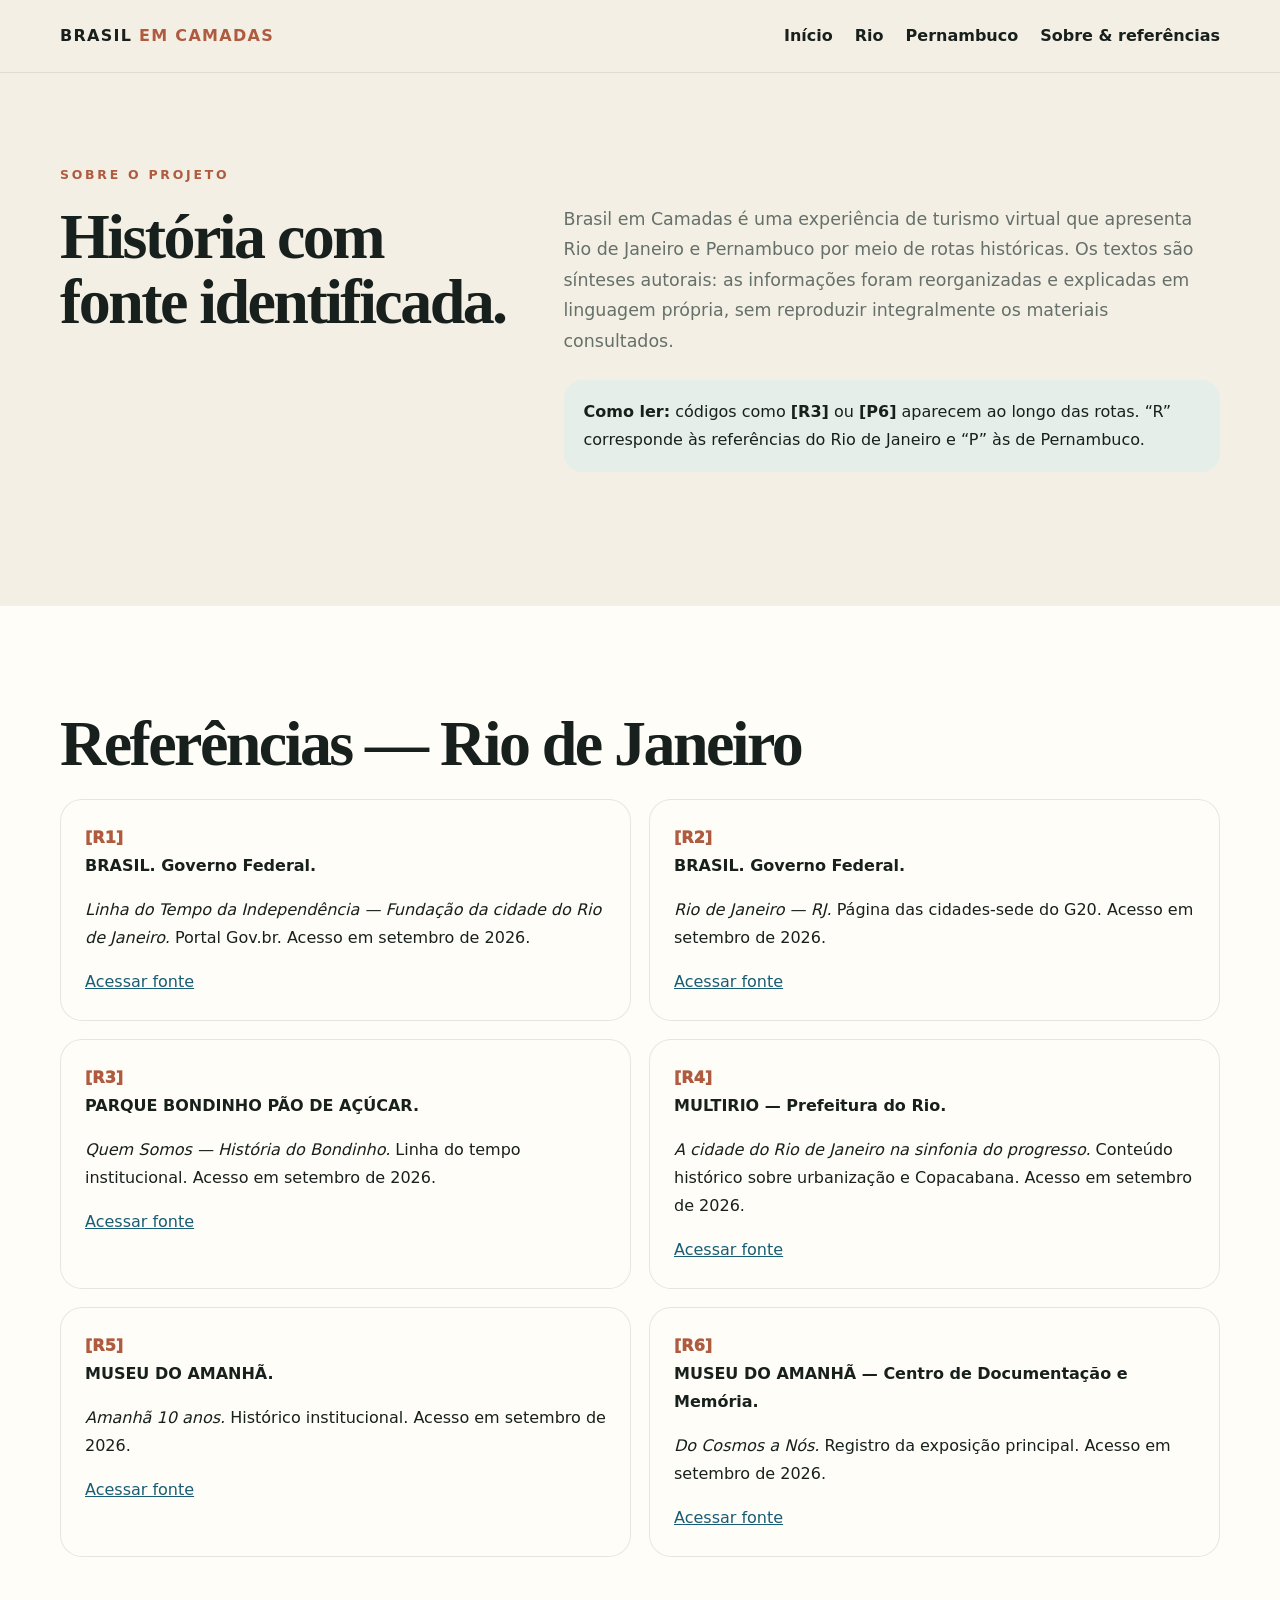
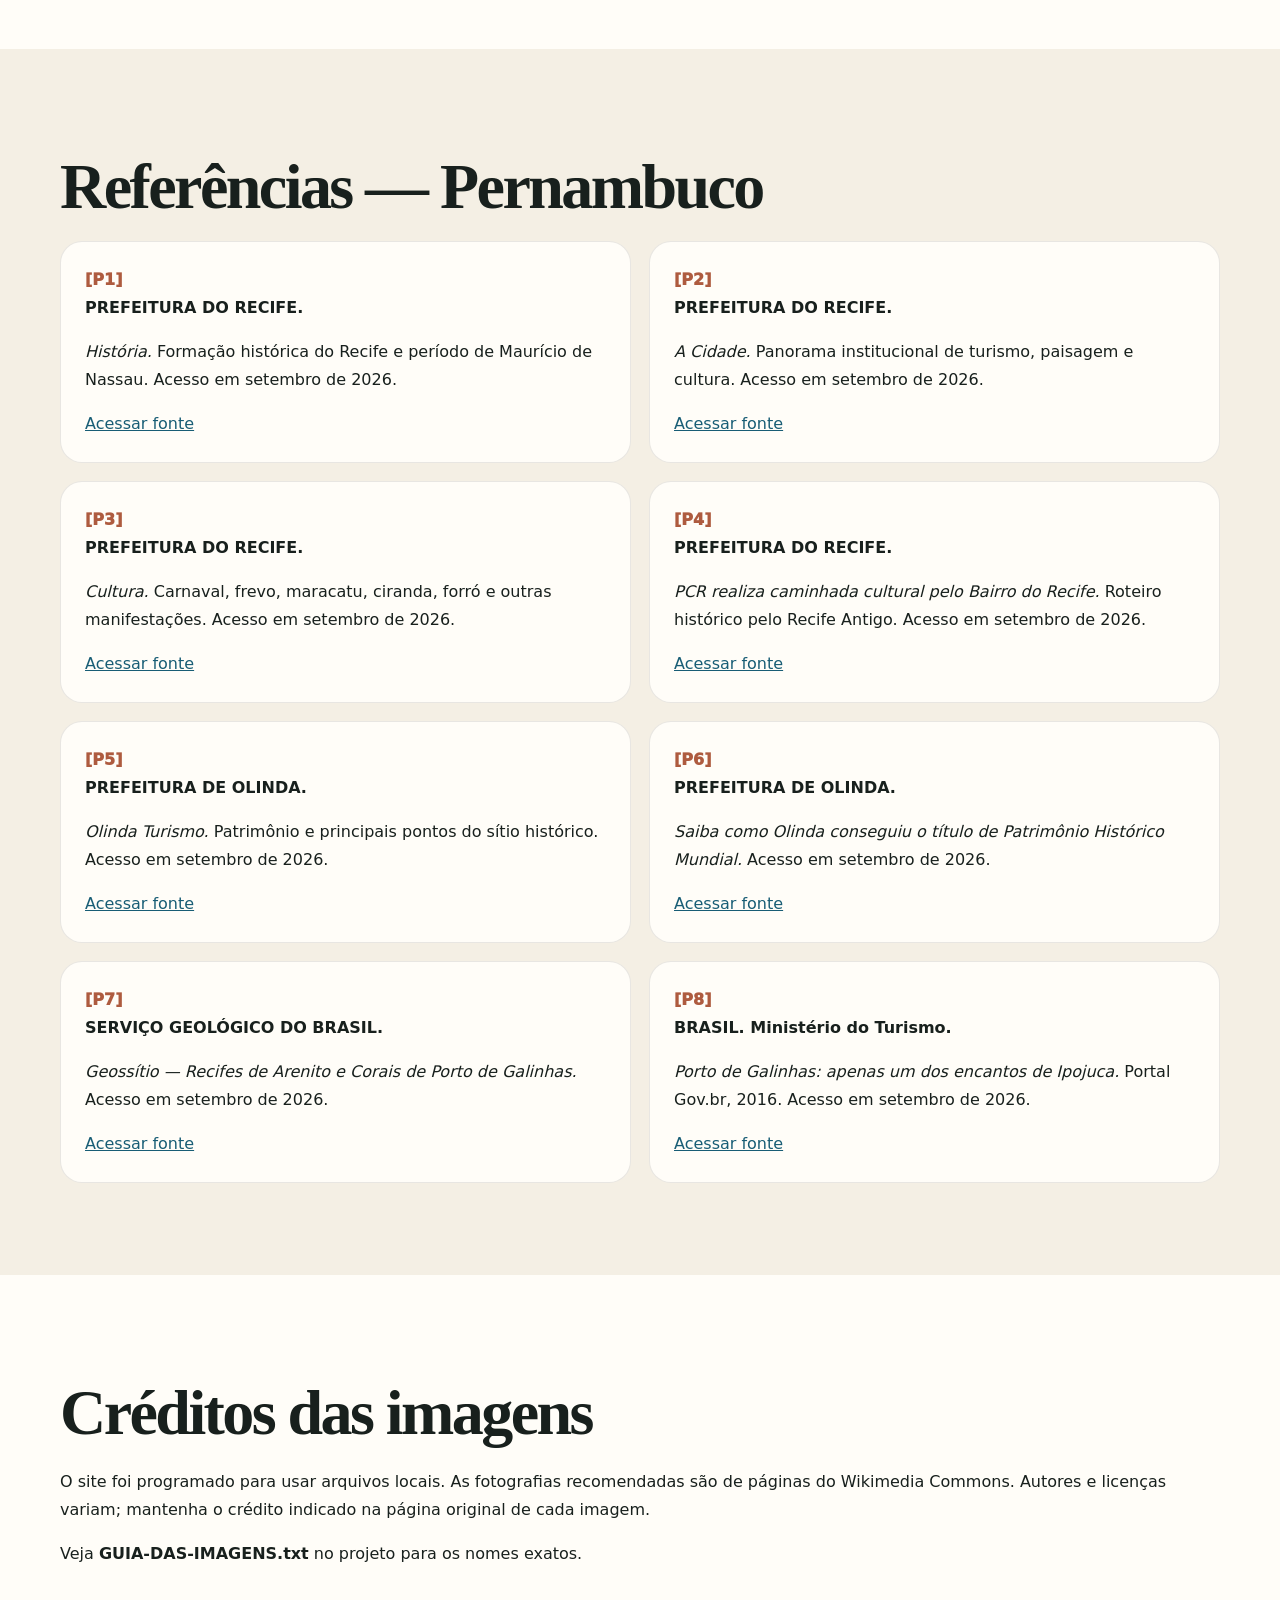
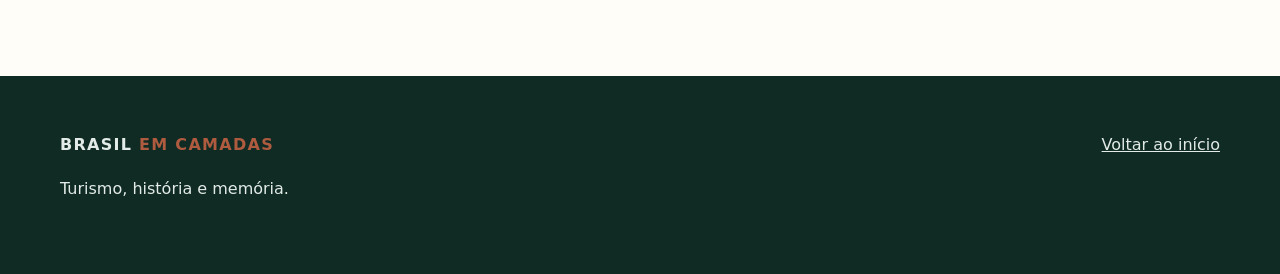
<file: sobre.html>
<!doctype html><html lang="pt-BR"><head><meta charset="utf-8"><meta name="viewport" content="width=device-width,initial-scale=1"><title>Sobre & Referências — Brasil em Camadas</title><link rel="stylesheet" href="style.css"></head><body>
<header class="topbar"><div class="container nav"><a class="brand" href="index.html">Brasil <span>em Camadas</span></a><button class="menu-btn">☰</button><nav class="navlinks"><a href="index.html">Início</a><a href="rio.html">Rio</a><a href="pernambuco.html">Pernambuco</a><a href="sobre.html">Sobre & referências</a></nav></div></header><main style="padding-top:72px">
<section class="section"><div class="container"><div class="eyebrow" style="color:var(--terracotta)">Sobre o projeto</div><div class="section-head" style="margin-top:18px"><h2>História com fonte identificada.</h2><div><p>Brasil em Camadas é uma experiência de turismo virtual que apresenta Rio de Janeiro e Pernambuco por meio de rotas históricas. Os textos são sínteses autorais: as informações foram reorganizadas e explicadas em linguagem própria, sem reproduzir integralmente os materiais consultados.</p><div class="notice" style="margin-top:24px"><b>Como ler:</b> códigos como <b>[R3]</b> ou <b>[P6]</b> aparecem ao longo das rotas. “R” corresponde às referências do Rio de Janeiro e “P” às de Pernambuco.</div></div></div></div></section>
<section class="section alt" id="referencias-rio"><div class="container"><h2 class="story-title">Referências — Rio de Janeiro</h2><div class="ref-grid">
<article class="ref-card"><div class="ref-code">[R1]</div><b>BRASIL. Governo Federal.</b><p><i>Linha do Tempo da Independência — Fundação da cidade do Rio de Janeiro.</i> Portal Gov.br. Acesso em setembro de 2026.</p><a href="https://www.gov.br/pt-br/campanhas/bicentenario./linha-do-tempo-da-independencia" target="_blank">Acessar fonte</a></article>
<article class="ref-card"><div class="ref-code">[R2]</div><b>BRASIL. Governo Federal.</b><p><i>Rio de Janeiro — RJ.</i> Página das cidades-sede do G20. Acesso em setembro de 2026.</p><a href="https://www.gov.br/g20/pt-br/sobre-o-g20/cidades-sede/rio-de-janeiro-rj" target="_blank">Acessar fonte</a></article>
<article class="ref-card"><div class="ref-code">[R3]</div><b>PARQUE BONDINHO PÃO DE AÇÚCAR.</b><p><i>Quem Somos — História do Bondinho.</i> Linha do tempo institucional. Acesso em setembro de 2026.</p><a href="https://bondinho.com.br/pt/institucional" target="_blank">Acessar fonte</a></article>
<article class="ref-card"><div class="ref-code">[R4]</div><b>MULTIRIO — Prefeitura do Rio.</b><p><i>A cidade do Rio de Janeiro na sinfonia do progresso.</i> Conteúdo histórico sobre urbanização e Copacabana. Acesso em setembro de 2026.</p><a href="https://multirio.rio.rj.gov.br/index.php/historia-do-brasil/rio-de-janeiro/2912-a-cidade-do-rio-de-janeiro-na-sinfonia-do-progresso" target="_blank">Acessar fonte</a></article>
<article class="ref-card"><div class="ref-code">[R5]</div><b>MUSEU DO AMANHÃ.</b><p><i>Amanhã 10 anos.</i> Histórico institucional. Acesso em setembro de 2026.</p><a href="https://museudoamanha.org.br/exposicoes/1772/amanha-10-anos" target="_blank">Acessar fonte</a></article>
<article class="ref-card"><div class="ref-code">[R6]</div><b>MUSEU DO AMANHÃ — Centro de Documentação e Memória.</b><p><i>Do Cosmos a Nós.</i> Registro da exposição principal. Acesso em setembro de 2026.</p><a href="https://acervo.museudoamanha.org.br/pt/conheca-nosso-acervo/exposicoes/943/from-cosmos-to-us" target="_blank">Acessar fonte</a></article>
</div></div></section>
<section class="section" id="referencias-pe"><div class="container"><h2 class="story-title">Referências — Pernambuco</h2><div class="ref-grid">
<article class="ref-card"><div class="ref-code">[P1]</div><b>PREFEITURA DO RECIFE.</b><p><i>História.</i> Formação histórica do Recife e período de Maurício de Nassau. Acesso em setembro de 2026.</p><a href="https://www2.recife.pe.gov.br/pagina/historia" target="_blank">Acessar fonte</a></article>
<article class="ref-card"><div class="ref-code">[P2]</div><b>PREFEITURA DO RECIFE.</b><p><i>A Cidade.</i> Panorama institucional de turismo, paisagem e cultura. Acesso em setembro de 2026.</p><a href="https://www2.recife.pe.gov.br/servico/cidade-1?op=NTMwMg%3D%3D" target="_blank">Acessar fonte</a></article>
<article class="ref-card"><div class="ref-code">[P3]</div><b>PREFEITURA DO RECIFE.</b><p><i>Cultura.</i> Carnaval, frevo, maracatu, ciranda, forró e outras manifestações. Acesso em setembro de 2026.</p><a href="https://www2.recife.pe.gov.br/pagina/cultura" target="_blank">Acessar fonte</a></article>
<article class="ref-card"><div class="ref-code">[P4]</div><b>PREFEITURA DO RECIFE.</b><p><i>PCR realiza caminhada cultural pelo Bairro do Recife.</i> Roteiro histórico pelo Recife Antigo. Acesso em setembro de 2026.</p><a href="https://www2.recife.pe.gov.br/noticias/11/01/2013/pcr-realiza-caminhada-cultural-pelo-bairro-do-recife" target="_blank">Acessar fonte</a></article>
<article class="ref-card"><div class="ref-code">[P5]</div><b>PREFEITURA DE OLINDA.</b><p><i>Olinda Turismo.</i> Patrimônio e principais pontos do sítio histórico. Acesso em setembro de 2026.</p><a href="https://olinda.pe.gov.br/pagina/olinda-turismo" target="_blank">Acessar fonte</a></article>
<article class="ref-card"><div class="ref-code">[P6]</div><b>PREFEITURA DE OLINDA.</b><p><i>Saiba como Olinda conseguiu o título de Patrimônio Histórico Mundial.</i> Acesso em setembro de 2026.</p><a href="https://olinda.pe.gov.br/noticias/segunda-feira-e-dia-do-patrimonio-historica-saiba-como-olinda-conseguiu-esse-titulo" target="_blank">Acessar fonte</a></article>
<article class="ref-card"><div class="ref-code">[P7]</div><b>SERVIÇO GEOLÓGICO DO BRASIL.</b><p><i>Geossítio — Recifes de Arenito e Corais de Porto de Galinhas.</i> Acesso em setembro de 2026.</p><a href="https://www.sgb.gov.br/geossit/geossitios/ver/2255" target="_blank">Acessar fonte</a></article>
<article class="ref-card"><div class="ref-code">[P8]</div><b>BRASIL. Ministério do Turismo.</b><p><i>Porto de Galinhas: apenas um dos encantos de Ipojuca.</i> Portal Gov.br, 2016. Acesso em setembro de 2026.</p><a href="https://www.gov.br/turismo/pt-br/assuntos/ultimas-noticia/porto-de-galinhas-apenas-um-dos-encantos-de-ipojuca2" target="_blank">Acessar fonte</a></article>
</div></div></section>
<section class="section alt"><div class="container"><h2 class="story-title">Créditos das imagens</h2><p>O site foi programado para usar arquivos locais. As fotografias recomendadas são de páginas do Wikimedia Commons. Autores e licenças variam; mantenha o crédito indicado na página original de cada imagem.</p><p>Veja <b>GUIA-DAS-IMAGENS.txt</b> no projeto para os nomes exatos.</p></div></section></main>
<footer class="footer"><div class="container footer-grid"><div><div class="brand">Brasil <span>em Camadas</span></div><p>Turismo, história e memória.</p></div><a href="index.html">Voltar ao início</a></div></footer><script src="script.js"></script></body></html>
</file>
<file: style.css>
:root{--ink:#18201d;--muted:#647069;--paper:#f4efe4;--card:#fffdf8;--green:#173a31;--gold:#d5a23f;--terracotta:#ae5b3f;--shadow:0 20px 60px rgba(20,30,26,.13);--radius:28px}*{box-sizing:border-box}html{scroll-behavior:smooth}body{margin:0;font-family:Inter,system-ui,-apple-system,'Segoe UI',sans-serif;background:var(--paper);color:var(--ink);line-height:1.75}a{color:inherit}img{max-width:100%;display:block}.container{width:min(1160px,calc(100% - 36px));margin:auto}.topbar{position:fixed;inset:0 0 auto;z-index:50;background:rgba(244,239,228,.9);backdrop-filter:blur(14px);border-bottom:1px solid rgba(0,0,0,.08)}.nav{height:72px;display:flex;justify-content:space-between;align-items:center;gap:18px}.brand{text-decoration:none;font-weight:900;text-transform:uppercase;letter-spacing:.08em}.brand span{color:var(--terracotta)}.navlinks{display:flex;gap:22px}.navlinks a{text-decoration:none;font-weight:750}.menu-btn{display:none;border:0;background:none;font-size:1.4rem}.hero{min-height:100vh;display:grid;align-items:end;position:relative;background-size:cover;background-position:center;color:white}.hero:before{content:'';position:absolute;inset:0;background:linear-gradient(180deg,rgba(5,15,12,.12),rgba(5,15,12,.88))}.hero-home{background-image:url('imagens/capa-brasil.jpg')}.hero-rio{background-image:url('imagens/rio-vista-geral.jpg')}.hero-pe{background-image:url('imagens/pernambuco-vista-geral.jpg')}.hero-content{position:relative;z-index:1;padding:145px 0 88px;max-width:850px}.eyebrow{text-transform:uppercase;letter-spacing:.22em;font-size:.78rem;font-weight:900;color:#f4d68b}h1,.section h2,.story-title{font-family:Georgia,'Times New Roman',serif;letter-spacing:-.04em;line-height:1.02}h1{font-size:clamp(3.5rem,9vw,7.2rem);margin:.12em 0 .25em}.hero p{font-size:clamp(1.05rem,2vw,1.35rem);color:rgba(255,255,255,.9)}.btn{display:inline-flex;align-items:center;justify-content:center;padding:13px 19px;border-radius:999px;text-decoration:none;font-weight:850;border:1px solid rgba(0,0,0,.12);background:var(--card);transition:.2s}.btn:hover{transform:translateY(-2px);box-shadow:0 10px 28px rgba(0,0,0,.12)}.btn.primary{background:var(--gold);border-color:var(--gold)}.btn.ghost{background:rgba(255,255,255,.1);border-color:rgba(255,255,255,.35);color:#fff}.hero-actions{display:flex;gap:12px;flex-wrap:wrap;margin-top:28px}.section{padding:92px 0}.section.alt{background:var(--card)}.section-head{display:grid;grid-template-columns:.7fr 1fr;gap:44px;align-items:start;margin-bottom:42px}.section-head h2{font-size:clamp(2.5rem,5vw,4.8rem);margin:0}.section-head p{font-size:1.09rem;color:var(--muted);margin:0}.destinations{display:grid;grid-template-columns:1fr 1fr;gap:24px}.destination-card{min-height:540px;border-radius:var(--radius);overflow:hidden;position:relative;display:flex;align-items:flex-end;background-size:cover;background-position:center;color:#fff;text-decoration:none;box-shadow:var(--shadow)}.destination-card:after{content:'';position:absolute;inset:0;background:linear-gradient(180deg,transparent 25%,rgba(0,0,0,.86))}.destination-card .inside{position:relative;z-index:1;padding:34px}.destination-card h3{font-family:Georgia,serif;font-size:2.8rem;margin:0}.destination-card.rio{background-image:url('imagens/rio-vista-geral.jpg')}.destination-card.pe{background-image:url('imagens/pernambuco-vista-geral.jpg')}.quick-grid{display:grid;grid-template-columns:repeat(3,1fr);gap:18px}.quick-card,.ref-card,.fact-box{background:var(--card);border:1px solid rgba(0,0,0,.09);border-radius:22px;padding:24px}.routebar{position:sticky;top:72px;z-index:30;background:rgba(23,58,49,.96);color:white}.routebar-inner{display:flex;gap:16px;align-items:center;padding:12px 0}.progress-track{flex:1;height:6px;background:rgba(255,255,255,.18);border-radius:99px;overflow:hidden}.progress-fill{height:100%;width:0;background:var(--gold)}.route-label{font-size:.82rem;font-weight:850}.route-intro{padding:82px 0 30px}.route-intro h2{font-family:Georgia,serif;font-size:clamp(2.8rem,6vw,5rem);line-height:1.02;margin:.2em 0}.lead{font-size:1.16rem;color:var(--muted);max-width:920px}.stop{padding:62px 0}.stop-grid{display:grid;grid-template-columns:.95fr 1.05fr;gap:50px;align-items:start}.stop:nth-of-type(even) .stop-grid{grid-template-columns:1.05fr .95fr}.stop:nth-of-type(even) .media{order:2}.media{position:sticky;top:145px;margin:0}.media img{width:100%;height:610px;object-fit:cover;border-radius:var(--radius);background:#ddd6c8;box-shadow:var(--shadow)}.media figcaption{font-size:.78rem;color:var(--muted);margin-top:8px}.stop-number{display:inline-flex;align-items:center;gap:10px;font-size:.78rem;font-weight:900;letter-spacing:.18em;text-transform:uppercase;color:var(--terracotta)}.stop-number:before{content:'';width:34px;height:2px;background:currentColor}.story-title{font-size:clamp(2.5rem,5vw,4.5rem);margin:.2em 0 .35em}.story p{font-family:Georgia,serif;font-size:1.08rem;color:#303a36;margin:0 0 1.22em}.source-note{margin:28px 0;padding:16px 18px;border-left:4px solid var(--gold);background:#e9e1d1;border-radius:0 14px 14px 0;font-size:.9rem}.next-row{display:flex;justify-content:space-between;gap:14px;margin-top:32px}.timeline{border-left:2px solid #d7ccb8;padding-left:24px;margin:30px 0}.timeline-item{position:relative;padding:0 0 26px}.timeline-item:before{content:'';position:absolute;left:-32px;top:8px;width:13px;height:13px;border-radius:50%;background:var(--terracotta)}.timeline-item b{font-family:Georgia,serif;font-size:1.2rem}.ref-grid{display:grid;grid-template-columns:1fr 1fr;gap:18px}.ref-code{font-weight:950;color:var(--terracotta)}.ref-card a{color:#185d75;word-break:break-word}.notice{padding:18px 20px;border-radius:18px;background:#e6eee9}.footer{background:#102b24;color:#e2ebe7;padding:55px 0}.footer-grid{display:grid;grid-template-columns:1fr auto;gap:30px}.reveal{opacity:0;transform:translateY(20px);transition:.65s}.reveal.visible{opacity:1;transform:none}@media(max-width:850px){.menu-btn{display:block}.navlinks{display:none;position:absolute;top:72px;left:0;right:0;background:var(--paper);padding:20px;flex-direction:column}.navlinks.open{display:flex}.section-head,.destinations,.quick-grid,.stop-grid,.stop:nth-of-type(even) .stop-grid,.ref-grid,.footer-grid{grid-template-columns:1fr}.media,.stop:nth-of-type(even) .media{position:static;order:0}.media img{height:430px}.hero{min-height:88vh}.section{padding:70px 0}}
</file>
